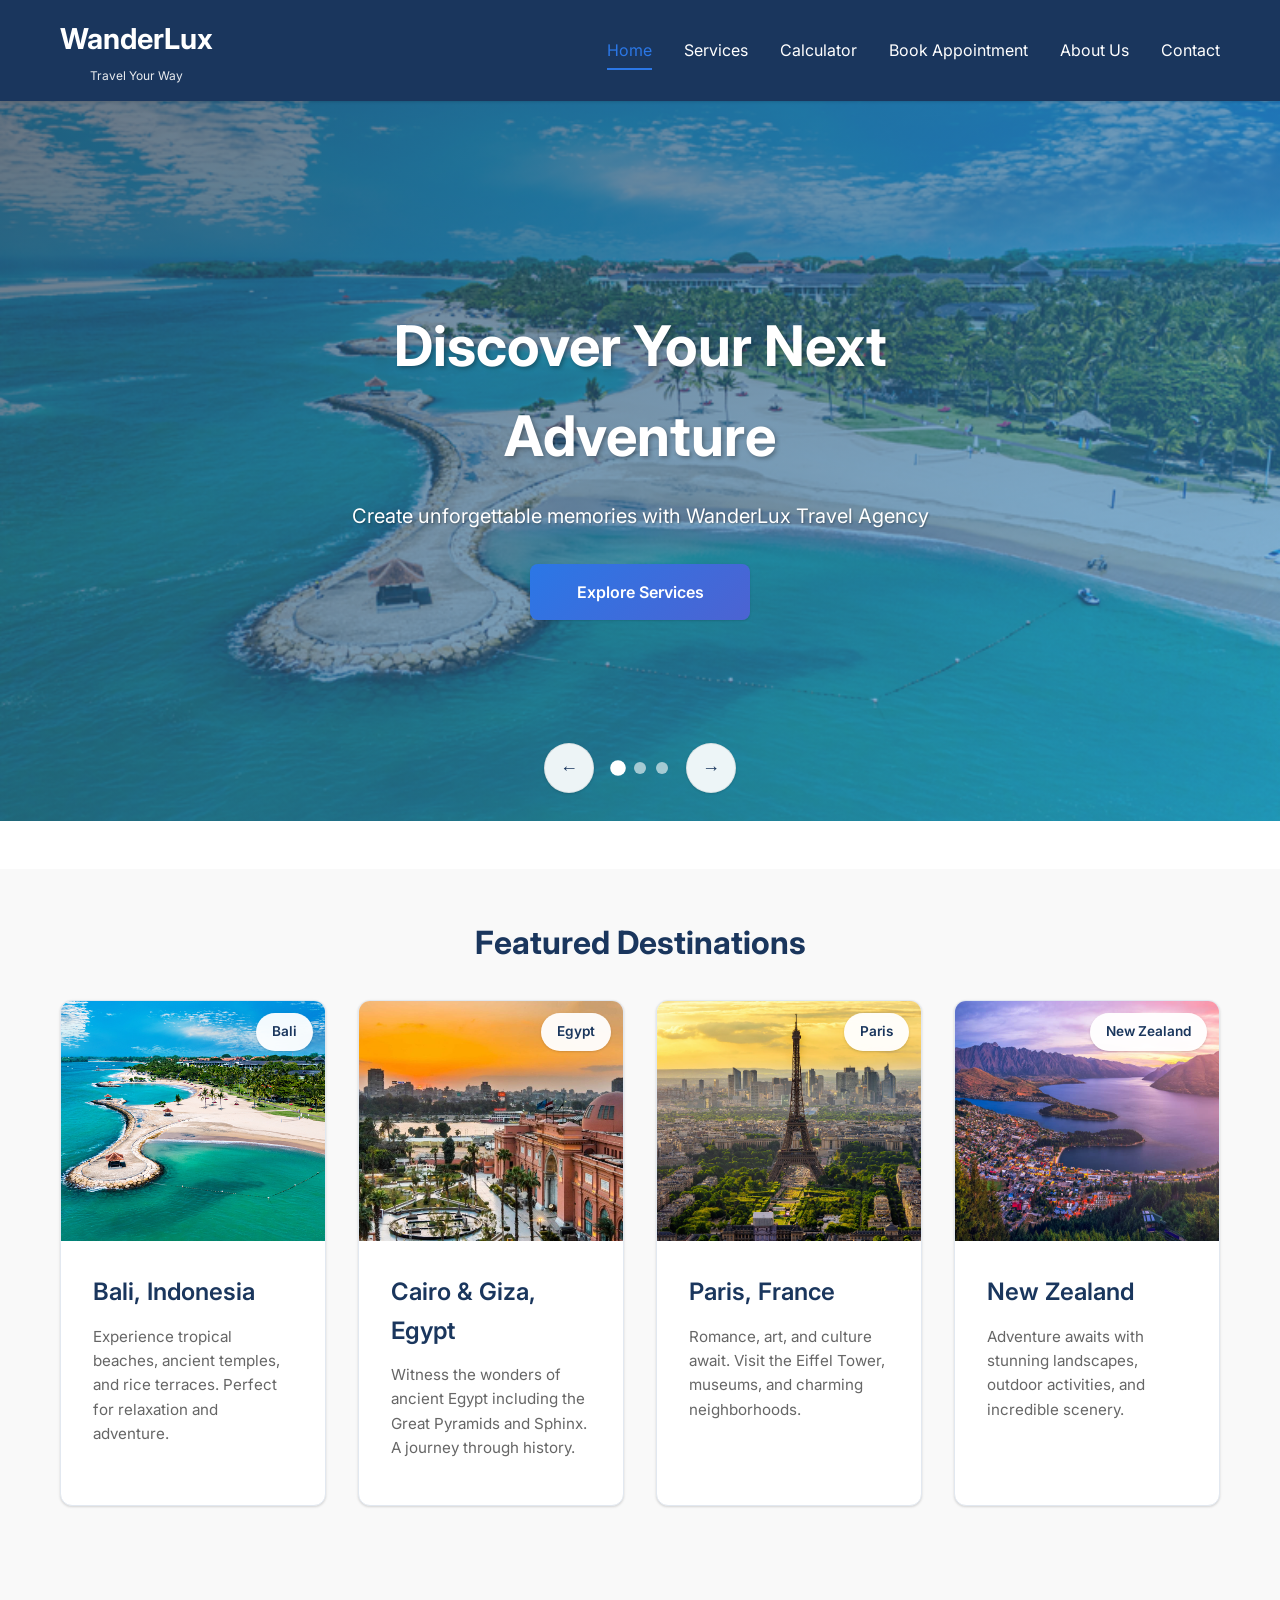
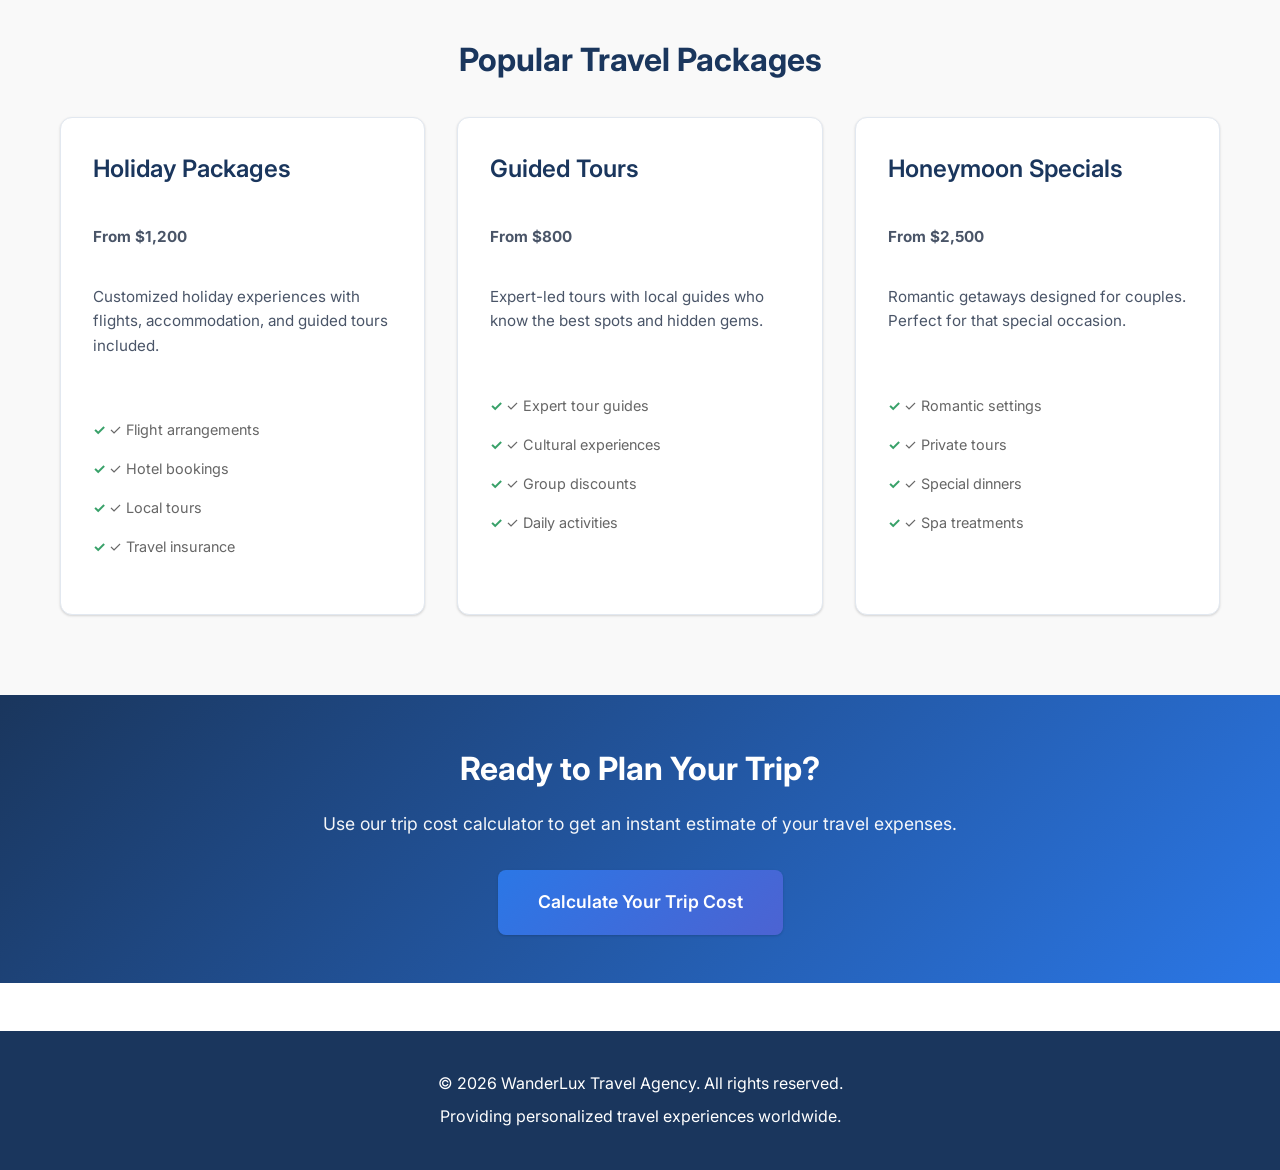
<file: index.html>
<!DOCTYPE html>
<html lang="en">
<head>
    <meta charset="UTF-8">
    <meta name="viewport" content="width=device-width, initial-scale=1.0">
    <meta name="description" content="WanderLux Travel Agency - Personalized holiday planning, guided tours, and customized travel packages for domestic and international destinations.">
    <meta name="keywords" content="travel agency, holiday packages, guided tours, travel booking">
    <meta name="author" content="WanderLux Travel Agency">
    <title>WanderLux Travel Agency - Your Journey Starts Here</title>
    <link rel="preconnect" href="https://fonts.googleapis.com">
    <link rel="preconnect" href="https://fonts.gstatic.com" crossorigin>
    <link href="https://fonts.googleapis.com/css2?family=Inter:wght@300;400;500;600;700&display=swap" rel="stylesheet">
    <link rel="stylesheet" href="css/style.css">
</head>
<body>
    <!-- Navigation Bar -->
    <nav class="navbar">
        <div class="container">
            <div class="navbar-brand">
                <h1 class="logo">WanderLux</h1>
                <p class="tagline">Travel Your Way</p>
            </div>
            <ul class="nav-links">
                <li><a href="index.html" class="active">Home</a></li>
                <li><a href="services.html">Services</a></li>
                <li><a href="calculator.html">Calculator</a></li>
                <li><a href="appointment.html">Book Appointment</a></li>
                <li><a href="about.html">About Us</a></li>
                <li><a href="contact.html">Contact</a></li>
            </ul>
        </div>
    </nav>

    <!-- Hero Section with Slider -->
    <header class="hero">
        <div class="hero-slider">
            <div class="slide active" style="background-image: url('images/bali.png');">
                <div class="hero-overlay"></div>
                <div class="hero-content">
                    <h1>Discover Your Next Adventure</h1>
                    <p>Create unforgettable memories with WanderLux Travel Agency</p>
                    <a href="services.html" class="cta-button">Explore Services</a>
                </div>
            </div>
            <div class="slide" style="background-image: url('images/egypt.png');">
                <div class="hero-overlay"></div>
                <div class="hero-content">
                    <h1>Explore Hidden Gems</h1>
                    <p>Discover destinations off the beaten path with our expert guides</p>
                    <a href="services.html" class="cta-button">View Destinations</a>
                </div>
            </div>
            <div class="slide" style="background-image: url('images/paris.png');">
                <div class="hero-overlay"></div>
                <div class="hero-content">
                    <h1>Personalized Travel Experience</h1>
                    <p>Tailored itineraries designed just for you and your loved ones</p>
                    <a href="appointment.html" class="cta-button">Book Consultation</a>
                </div>
            </div>
        </div>
        <div class="slider-controls">
            <button class="slider-btn prev-btn" aria-label="Previous slide">&larr;</button>
            <div class="slider-dots">
                <span class="dot active" data-slide="0"></span>
                <span class="dot" data-slide="1"></span>
                <span class="dot" data-slide="2"></span>
            </div>
            <button class="slider-btn next-btn" aria-label="Next slide">&rarr;</button>
        </div>
    </header>

    <!-- Main Content -->
    <main>
        <!-- Featured Destinations Section -->
        <section class="featured-destinations scroll-animate">
            <div class="container">
                <h2>Featured Destinations</h2>
                <div class="destinations-grid">
                    <article class="destination-card">
                        <div class="card-image" style="background-color: #87CEEB;">
                            <img src="images/bali.png" alt="Bali - Tropical beaches and rice terraces">
                            <span class="destination-label">Bali</span>
                        </div>
                        <div class="card-content">
                            <h3>Bali, Indonesia</h3>
                            <p>Experience tropical beaches, ancient temples, and rice terraces. Perfect for relaxation and adventure.</p>
                        </div>
                    </article>

                    <article class="destination-card">
                        <div class="card-image" style="background-color: #FFD700;">
                            <img src="images/egypt.png" alt="Egypt - Ancient pyramids and historical sites">
                            <span class="destination-label">Egypt</span>
                        </div>
                        <div class="card-content">
                            <h3>Cairo & Giza, Egypt</h3>
                            <p>Witness the wonders of ancient Egypt including the Great Pyramids and Sphinx. A journey through history.</p>
                        </div>
                    </article>

                    <article class="destination-card">
                        <div class="card-image" style="background-color: #FF6B6B;">
                            <img src="images/paris.png" alt="Paris - The Eiffel Tower and romantic city views">
                            <span class="destination-label">Paris</span>
                        </div>
                        <div class="card-content">
                            <h3>Paris, France</h3>
                            <p>Romance, art, and culture await. Visit the Eiffel Tower, museums, and charming neighborhoods.</p>
                        </div>
                    </article>

                    <article class="destination-card">
                        <div class="card-image" style="background-color: #90EE90;">
                            <img src="images/newzealand.png" alt="New Zealand - Mountains and adventure activities">
                            <span class="destination-label">New Zealand</span>
                        </div>
                        <div class="card-content">
                            <h3>New Zealand</h3>
                            <p>Adventure awaits with stunning landscapes, outdoor activities, and incredible scenery.</p>
                        </div>
                    </article>
                </div>
            </div>
        </section>

        <!-- Popular Packages Section -->
        <section class="popular-packages scroll-animate">
            <div class="container">
                <h2>Popular Travel Packages</h2>
                <div class="packages-grid">
                    <article class="package-card">
                        <h3>Holiday Packages</h3>
                        <p class="price-tag">From $1,200</p>
                        <p>Customized holiday experiences with flights, accommodation, and guided tours included.</p>
                        <ul>
                            <li>✓ Flight arrangements</li>
                            <li>✓ Hotel bookings</li>
                            <li>✓ Local tours</li>
                            <li>✓ Travel insurance</li>
                        </ul>
                    </article>

                    <article class="package-card">
                        <h3>Guided Tours</h3>
                        <p class="price-tag">From $800</p>
                        <p>Expert-led tours with local guides who know the best spots and hidden gems.</p>
                        <ul>
                            <li>✓ Expert tour guides</li>
                            <li>✓ Cultural experiences</li>
                            <li>✓ Group discounts</li>
                            <li>✓ Daily activities</li>
                        </ul>
                    </article>

                    <article class="package-card">
                        <h3>Honeymoon Specials</h3>
                        <p class="price-tag">From $2,500</p>
                        <p>Romantic getaways designed for couples. Perfect for that special occasion.</p>
                        <ul>
                            <li>✓ Romantic settings</li>
                            <li>✓ Private tours</li>
                            <li>✓ Special dinners</li>
                            <li>✓ Spa treatments</li>
                        </ul>
                    </article>
                </div>
            </div>
        </section>

        <!-- Call to Action Section -->
        <section class="cta-section scroll-animate">
            <div class="container">
                <h2>Ready to Plan Your Trip?</h2>
                <p>Use our trip cost calculator to get an instant estimate of your travel expenses.</p>
                <a href="calculator.html" class="cta-button cta-button-large">Calculate Your Trip Cost</a>
            </div>
        </section>
    </main>

    <!-- Footer -->
    <footer class="footer">
        <div class="container">
            <p>&copy; 2026 WanderLux Travel Agency. All rights reserved.</p>
            <p>Providing personalized travel experiences worldwide.</p>
        </div>
    </footer>

    <script src="js/script.js"></script>
</body>
</html>
</file>
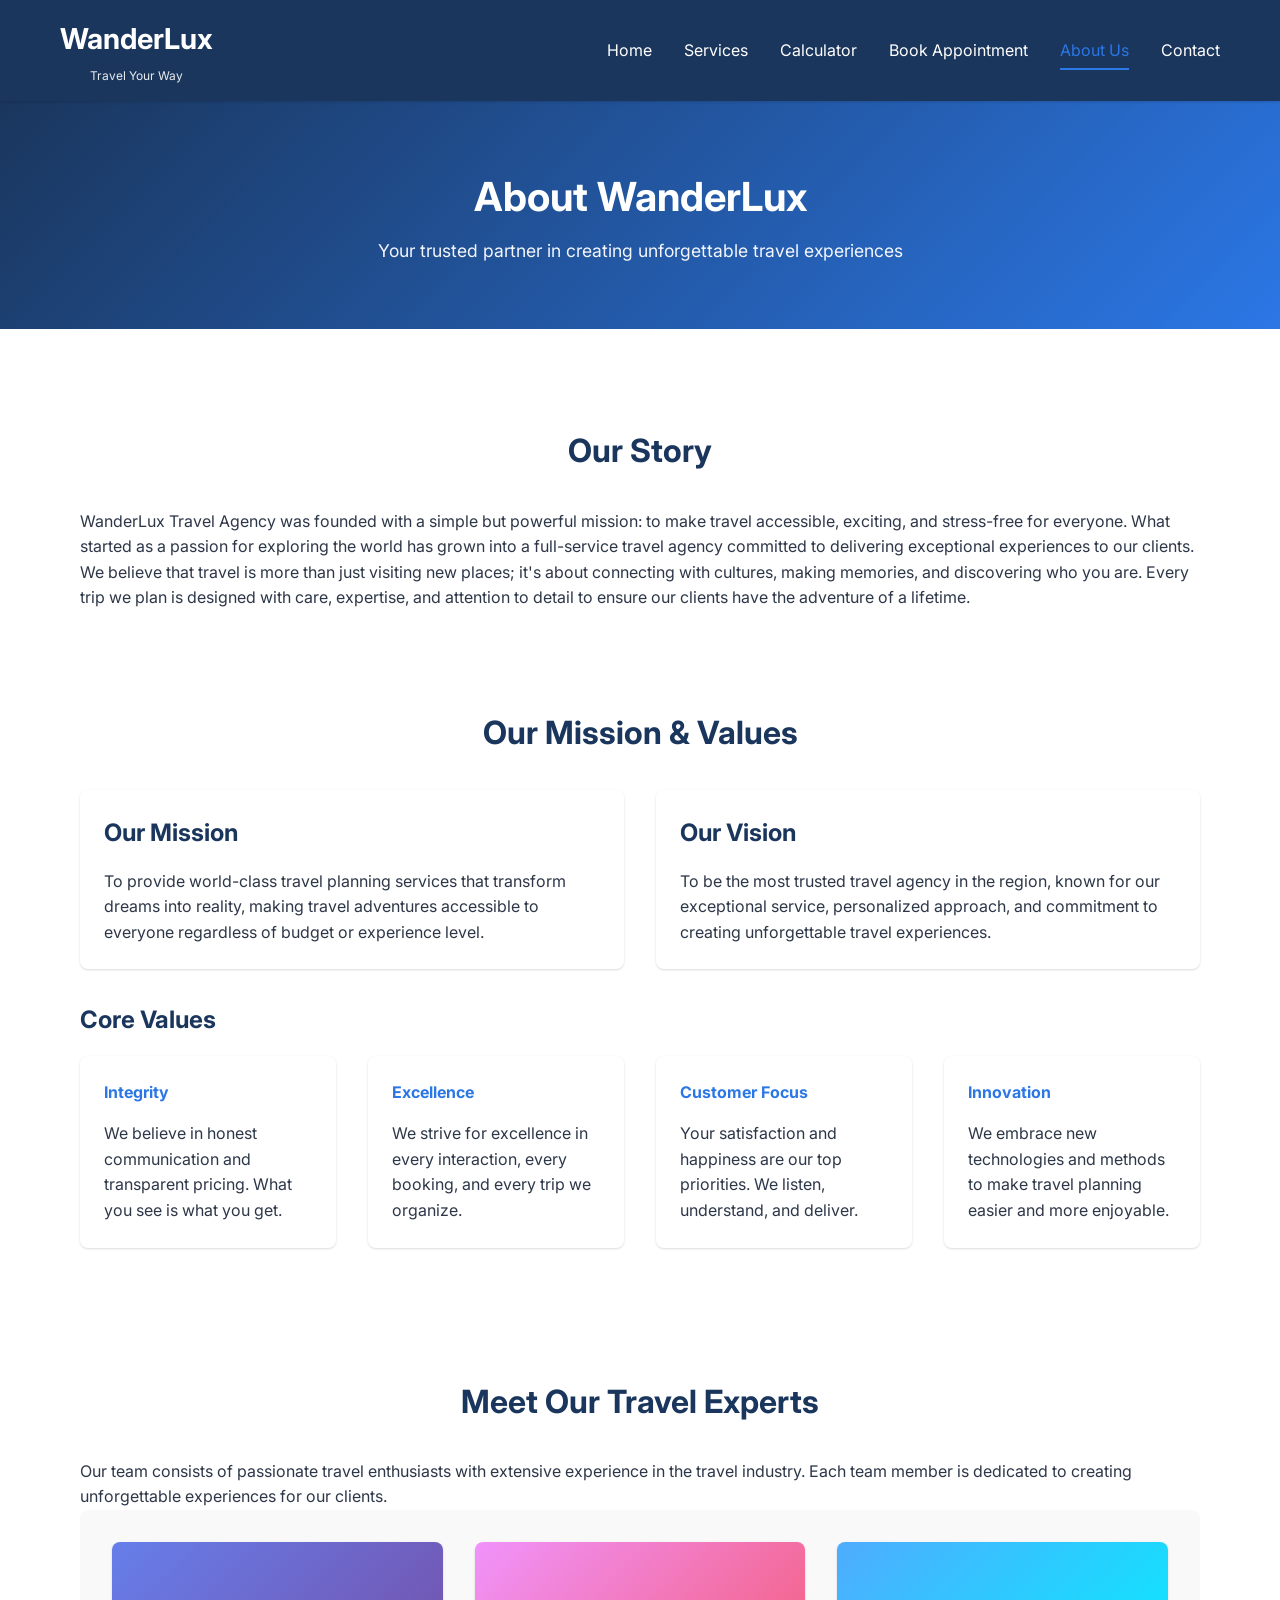
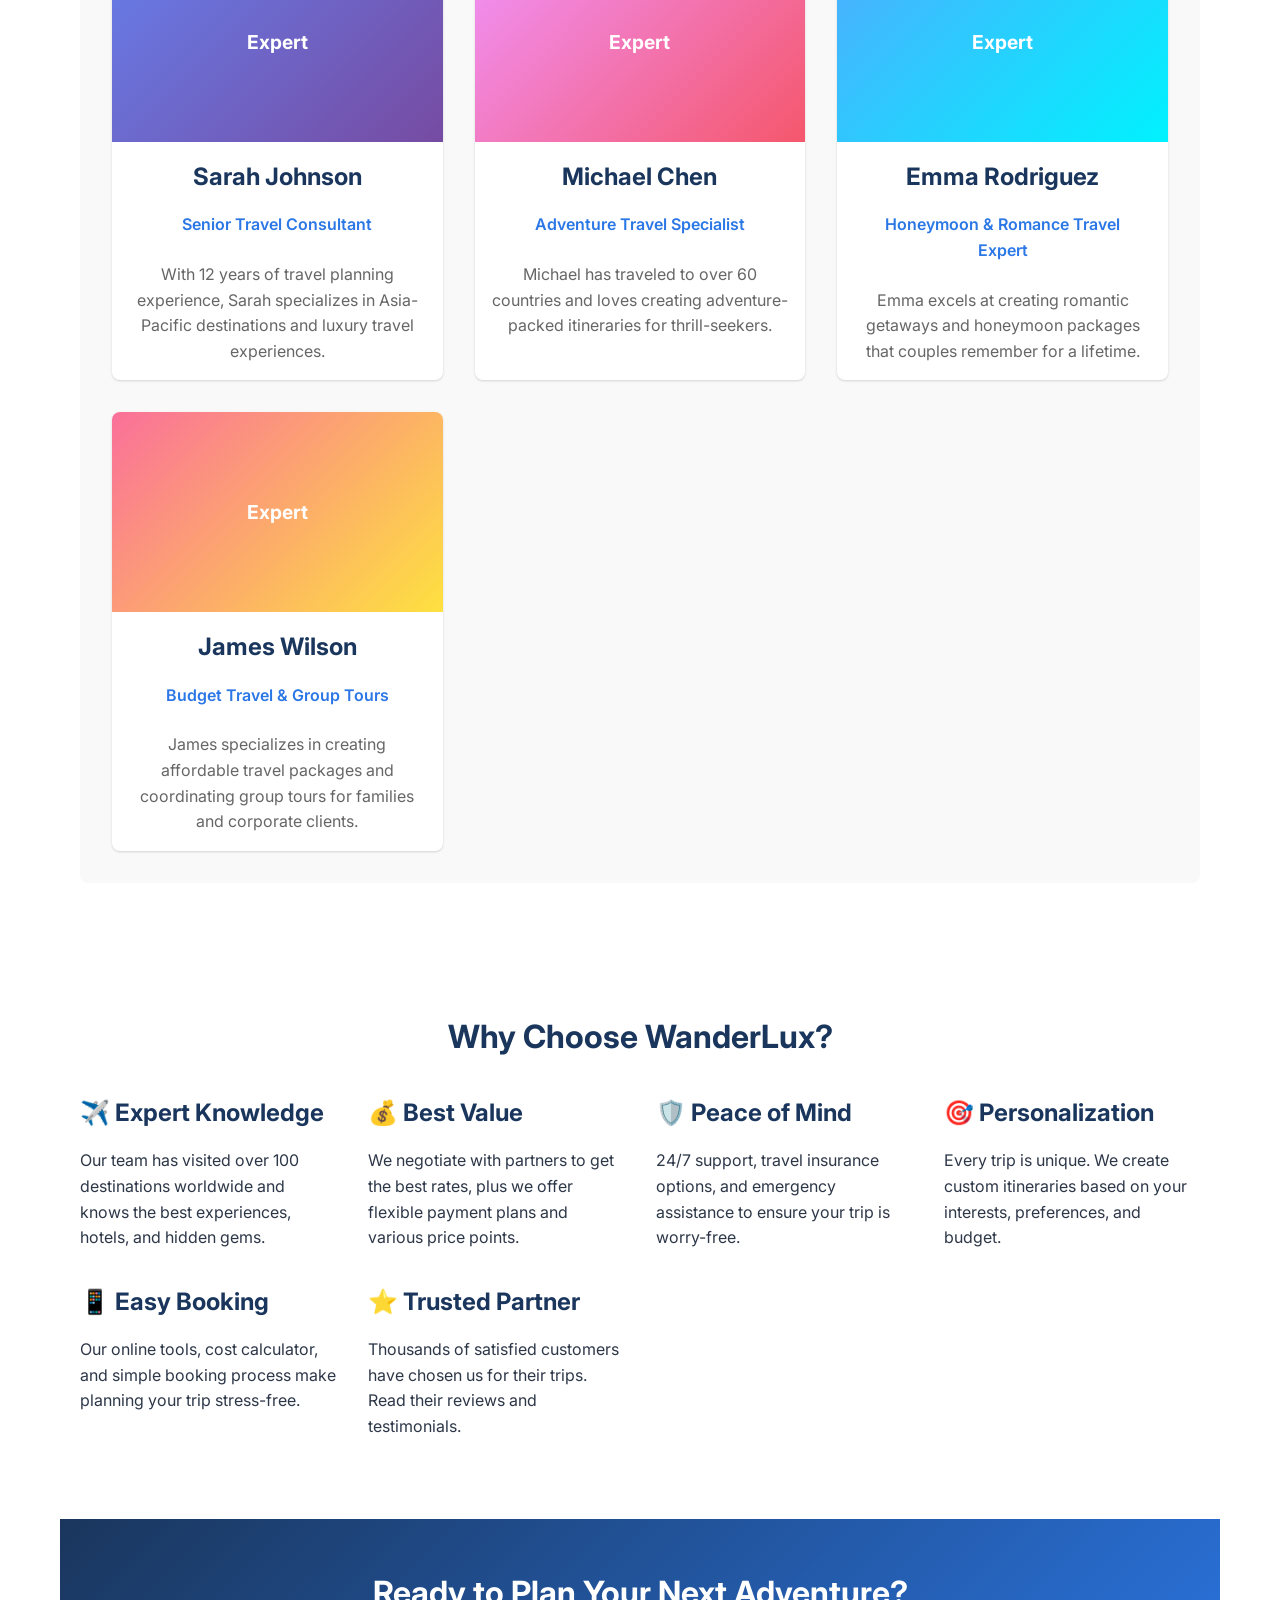
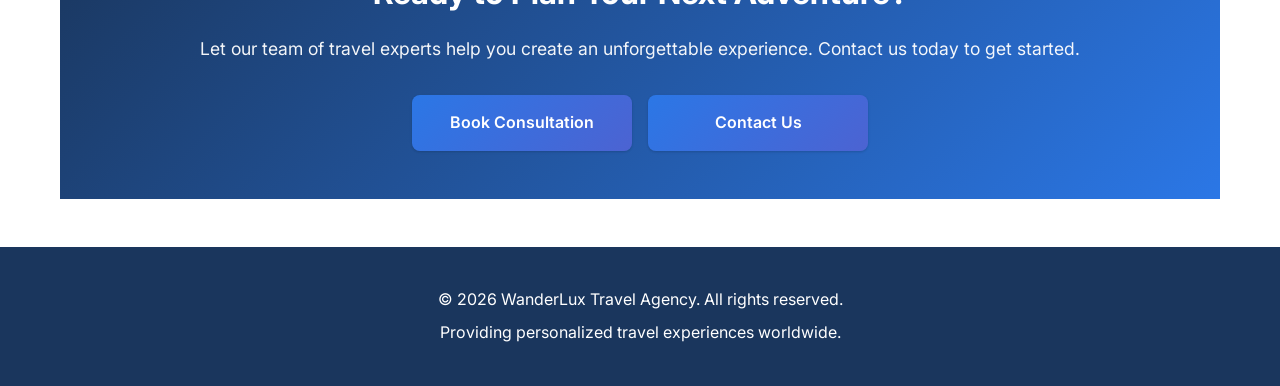
<file: about.html>
<!DOCTYPE html>
<html lang="en">
<head>
    <meta charset="UTF-8">
    <meta name="viewport" content="width=device-width, initial-scale=1.0">
    <meta name="description" content="About WanderLux Travel Agency - Learn about our mission, team, and commitment to travel excellence.">
    <meta name="keywords" content="travel agency, about us, mission, travel experts, professional team">
    <meta name="author" content="WanderLux Travel Agency">
    <title>About Us - WanderLux Travel Agency</title>
    <link rel="preconnect" href="https://fonts.googleapis.com">
    <link rel="preconnect" href="https://fonts.gstatic.com" crossorigin>
    <link href="https://fonts.googleapis.com/css2?family=Inter:wght@300;400;500;600;700&display=swap" rel="stylesheet">
    <link rel="stylesheet" href="css/style.css">
</head>
<body>
    <!-- Navigation Bar -->
    <nav class="navbar">
        <div class="container">
            <div class="navbar-brand">
                <h1 class="logo">WanderLux</h1>
                <p class="tagline">Travel Your Way</p>
            </div>
            <ul class="nav-links">
                <li><a href="index.html">Home</a></li>
                <li><a href="services.html">Services</a></li>
                <li><a href="calculator.html">Calculator</a></li>
                <li><a href="appointment.html">Book Appointment</a></li>
                <li><a href="about.html" class="active">About Us</a></li>
                <li><a href="contact.html">Contact</a></li>
            </ul>
        </div>
    </nav>

    <!-- Page Header -->
    <header class="page-header">
        <div class="container">
            <h1>About WanderLux</h1>
            <p>Your trusted partner in creating unforgettable travel experiences</p>
        </div>
    </header>

    <!-- Main Content -->
    <main>
        <div class="container">
            <!-- Our Story Section -->
            <section class="about-section scroll-animate">
                <h2>Our Story</h2>
                <p>WanderLux Travel Agency was founded with a simple but powerful mission: to make travel accessible, exciting, and stress-free for everyone. What started as a passion for exploring the world has grown into a full-service travel agency committed to delivering exceptional experiences to our clients.</p>
                <p>We believe that travel is more than just visiting new places; it's about connecting with cultures, making memories, and discovering who you are. Every trip we plan is designed with care, expertise, and attention to detail to ensure our clients have the adventure of a lifetime.</p>
            </section>

            <!-- Mission & Values Section -->
            <section class="mission-section scroll-animate">
                <h2>Our Mission & Values</h2>
                <div class="mission-grid">
                    <article class="mission-card">
                        <h3>Our Mission</h3>
                        <p>To provide world-class travel planning services that transform dreams into reality, making travel adventures accessible to everyone regardless of budget or experience level.</p>
                    </article>
                    <article class="mission-card">
                        <h3>Our Vision</h3>
                        <p>To be the most trusted travel agency in the region, known for our exceptional service, personalized approach, and commitment to creating unforgettable travel experiences.</p>
                    </article>
                </div>

                <h3>Core Values</h3>
                <div class="values-grid">
                    <div class="value-item">
                        <h4>Integrity</h4>
                        <p>We believe in honest communication and transparent pricing. What you see is what you get.</p>
                    </div>
                    <div class="value-item">
                        <h4>Excellence</h4>
                        <p>We strive for excellence in every interaction, every booking, and every trip we organize.</p>
                    </div>
                    <div class="value-item">
                        <h4>Customer Focus</h4>
                        <p>Your satisfaction and happiness are our top priorities. We listen, understand, and deliver.</p>
                    </div>
                    <div class="value-item">
                        <h4>Innovation</h4>
                        <p>We embrace new technologies and methods to make travel planning easier and more enjoyable.</p>
                    </div>
                </div>
            </section>

            <!-- Our Team Section -->
            <section class="team-section scroll-animate">
                <h2>Meet Our Travel Experts</h2>
                <p>Our team consists of passionate travel enthusiasts with extensive experience in the travel industry. Each team member is dedicated to creating unforgettable experiences for our clients.</p>

                <div class="team-grid">
                    <article class="team-card">
                        <div class="team-placeholder" style="background: linear-gradient(135deg, #667eea 0%, #764ba2 100%);">
                            <span>Expert</span>
                        </div>
                        <h3>Sarah Johnson</h3>
                        <p class="role">Senior Travel Consultant</p>
                        <p>With 12 years of travel planning experience, Sarah specializes in Asia-Pacific destinations and luxury travel experiences.</p>
                    </article>

                    <article class="team-card">
                        <div class="team-placeholder" style="background: linear-gradient(135deg, #f093fb 0%, #f5576c 100%);">
                            <span>Expert</span>
                        </div>
                        <h3>Michael Chen</h3>
                        <p class="role">Adventure Travel Specialist</p>
                        <p>Michael has traveled to over 60 countries and loves creating adventure-packed itineraries for thrill-seekers.</p>
                    </article>

                    <article class="team-card">
                        <div class="team-placeholder" style="background: linear-gradient(135deg, #4facfe 0%, #00f2fe 100%);">
                            <span>Expert</span>
                        </div>
                        <h3>Emma Rodriguez</h3>
                        <p class="role">Honeymoon & Romance Travel Expert</p>
                        <p>Emma excels at creating romantic getaways and honeymoon packages that couples remember for a lifetime.</p>
                    </article>

                    <article class="team-card">
                        <div class="team-placeholder" style="background: linear-gradient(135deg, #fa709a 0%, #fee140 100%);">
                            <span>Expert</span>
                        </div>
                        <h3>James Wilson</h3>
                        <p class="role">Budget Travel & Group Tours</p>
                        <p>James specializes in creating affordable travel packages and coordinating group tours for families and corporate clients.</p>
                    </article>
                </div>
            </section>

            <!-- Why Choose Us Section -->
            <section class="why-us-section scroll-animate">
                <h2>Why Choose WanderLux?</h2>
                <div class="why-grid">
                    <div class="why-item">
                        <h3>✈️ Expert Knowledge</h3>
                        <p>Our team has visited over 100 destinations worldwide and knows the best experiences, hotels, and hidden gems.</p>
                    </div>
                    <div class="why-item">
                        <h3>💰 Best Value</h3>
                        <p>We negotiate with partners to get the best rates, plus we offer flexible payment plans and various price points.</p>
                    </div>
                    <div class="why-item">
                        <h3>🛡️ Peace of Mind</h3>
                        <p>24/7 support, travel insurance options, and emergency assistance to ensure your trip is worry-free.</p>
                    </div>
                    <div class="why-item">
                        <h3>🎯 Personalization</h3>
                        <p>Every trip is unique. We create custom itineraries based on your interests, preferences, and budget.</p>
                    </div>
                    <div class="why-item">
                        <h3>📱 Easy Booking</h3>
                        <p>Our online tools, cost calculator, and simple booking process make planning your trip stress-free.</p>
                    </div>
                    <div class="why-item">
                        <h3>⭐ Trusted Partner</h3>
                        <p>Thousands of satisfied customers have chosen us for their trips. Read their reviews and testimonials.</p>
                    </div>
                </div>
            </section>

            <!-- Call to Action -->
            <section class="cta-section scroll-animate">
                <h2>Ready to Plan Your Next Adventure?</h2>
                <p>Let our team of travel experts help you create an unforgettable experience. Contact us today to get started.</p>
                <div style="display: flex; gap: 1rem; justify-content: center; flex-wrap: wrap;">
                    <a href="appointment.html" class="cta-button">Book Consultation</a>
                    <a href="contact.html" class="cta-button">Contact Us</a>
                </div>
            </section>
        </div>
    </main>

    <!-- Footer -->
    <footer class="footer">
        <div class="container">
            <p>&copy; 2026 WanderLux Travel Agency. All rights reserved.</p>
            <p>Providing personalized travel experiences worldwide.</p>
        </div>
    </footer>

    <script src="js/script.js"></script>
</body>
</html>
</file>
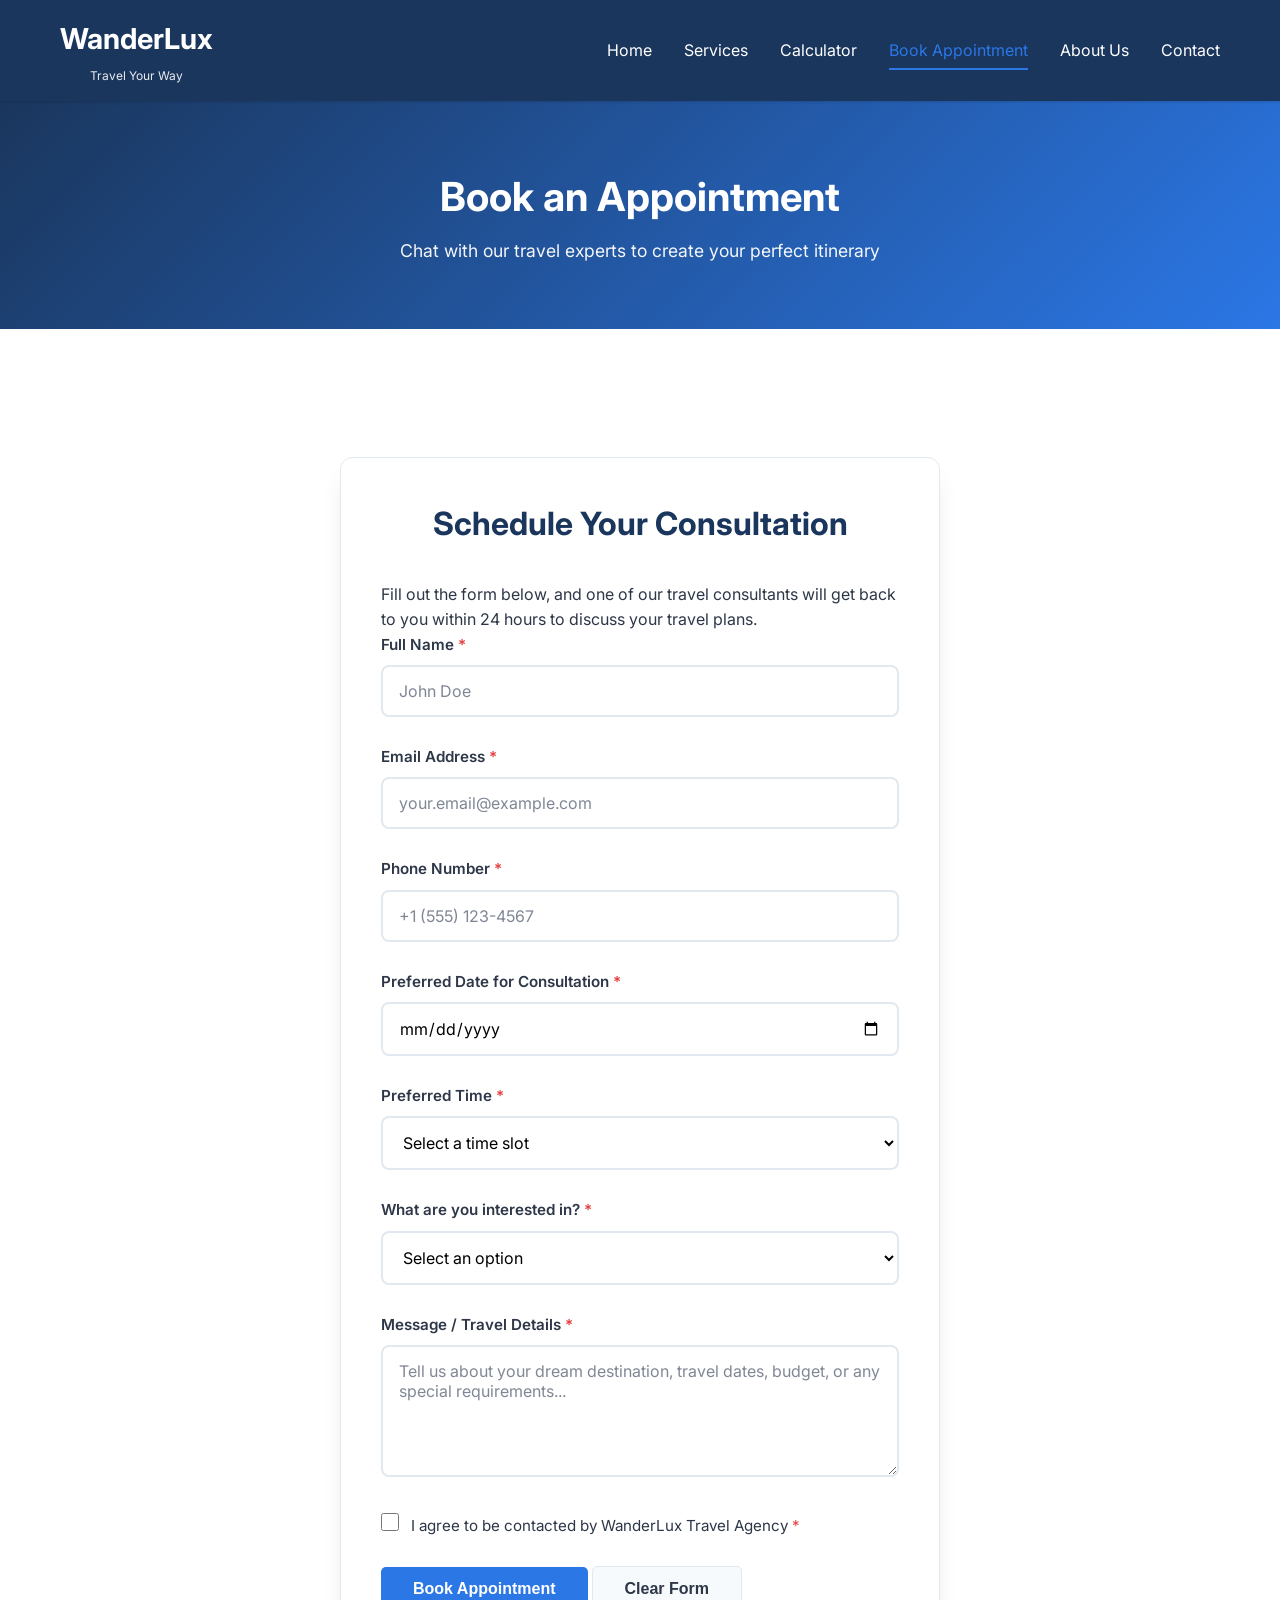
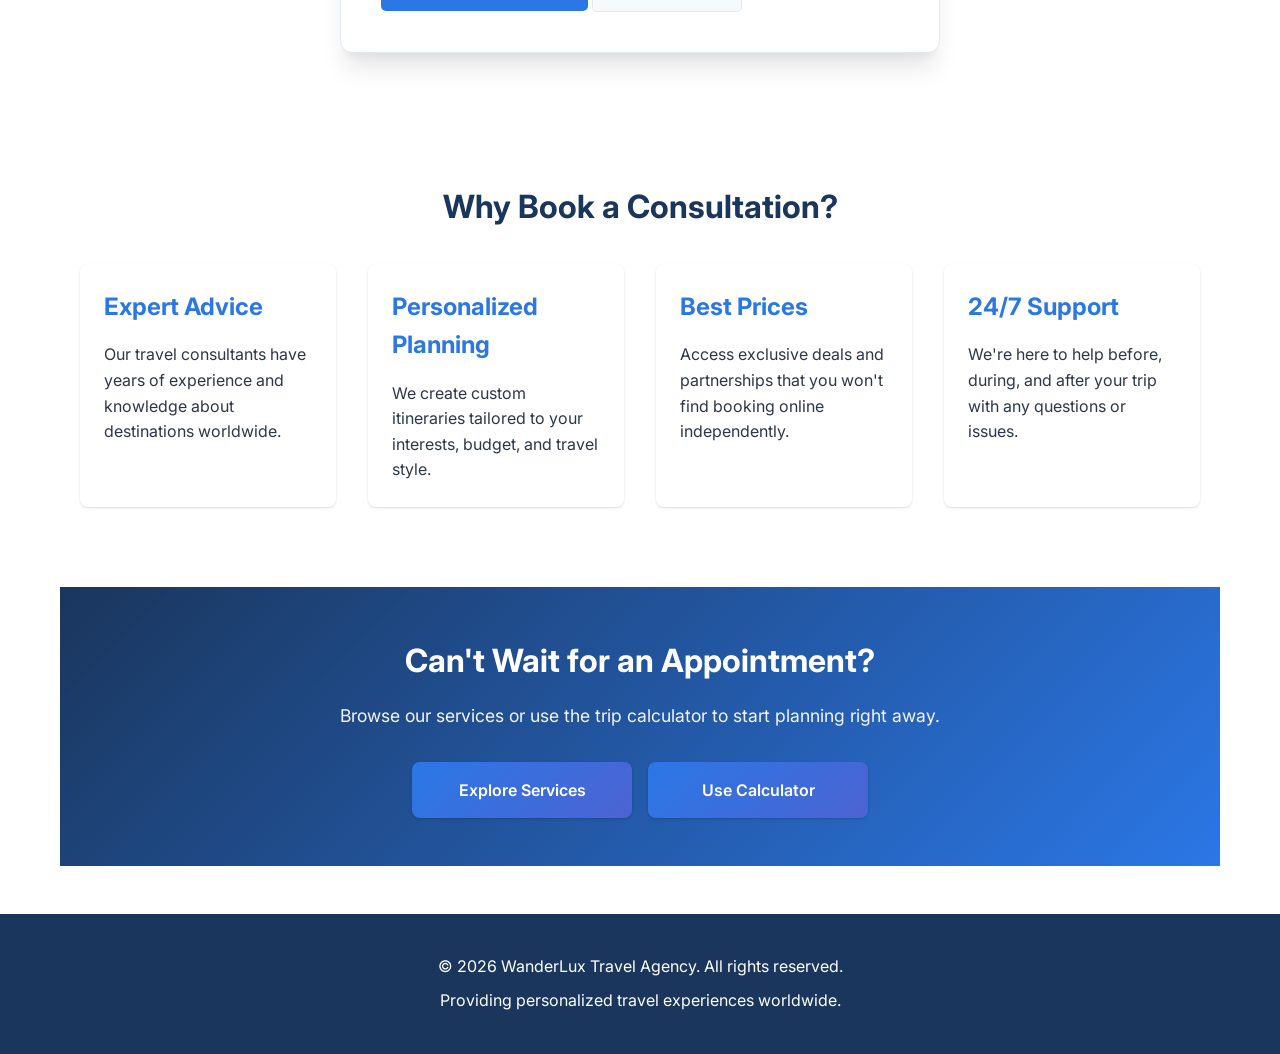
<file: appointment.html>
<!DOCTYPE html>
<html lang="en">
<head>
    <meta charset="UTF-8">
    <meta name="viewport" content="width=device-width, initial-scale=1.0">
    <meta name="description" content="WanderLux Appointment Request - Book a consultation with our travel experts to plan your perfect vacation.">
    <meta name="keywords" content="appointment booking, travel consultation, travel expert">
    <meta name="author" content="WanderLux Travel Agency">
    <title>Book Appointment - WanderLux Travel Agency</title>
    <link rel="preconnect" href="https://fonts.googleapis.com">
    <link rel="preconnect" href="https://fonts.gstatic.com" crossorigin>
    <link href="https://fonts.googleapis.com/css2?family=Inter:wght@300;400;500;600;700&display=swap" rel="stylesheet">
    <link rel="stylesheet" href="css/style.css">
</head>
<body>
    <!-- Navigation Bar -->
    <nav class="navbar">
        <div class="container">
            <div class="navbar-brand">
                <h1 class="logo">WanderLux</h1>
                <p class="tagline">Travel Your Way</p>
            </div>
            <ul class="nav-links">
                <li><a href="index.html">Home</a></li>
                <li><a href="services.html">Services</a></li>
                <li><a href="calculator.html">Calculator</a></li>
                <li><a href="appointment.html" class="active">Book Appointment</a></li>
                <li><a href="about.html">About Us</a></li>
                <li><a href="contact.html">Contact</a></li>
            </ul>
        </div>
    </nav>

    <!-- Page Header -->
    <header class="page-header">
        <div class="container">
            <h1>Book an Appointment</h1>
            <p>Chat with our travel experts to create your perfect itinerary</p>
        </div>
    </header>

    <!-- Main Content -->
    <main>
        <div class="container">
            <section class="appointment-section scroll-animate">
                <div class="form-container">
                    <h2>Schedule Your Consultation</h2>
                    <p>Fill out the form below, and one of our travel consultants will get back to you within 24 hours to discuss your travel plans.</p>

                    <form id="appointment-form" class="contact-form">
                        <!-- Name -->
                        <div class="form-group">
                            <label for="name">Full Name <span class="required">*</span></label>
                            <input 
                                type="text" 
                                id="name" 
                                name="name" 
                                placeholder="John Doe"
                                required
                                aria-required="true"
                                aria-label="Enter your full name"
                            >
                            <span class="error-message" id="name-error"></span>
                        </div>

                        <!-- Email -->
                        <div class="form-group">
                            <label for="email">Email Address <span class="required">*</span></label>
                            <input 
                                type="email" 
                                id="email" 
                                name="email" 
                                placeholder="your.email@example.com"
                                required
                                aria-required="true"
                                aria-label="Enter your email address"
                            >
                            <span class="error-message" id="email-error"></span>
                        </div>

                        <!-- Phone -->
                        <div class="form-group">
                            <label for="phone">Phone Number <span class="required">*</span></label>
                            <input 
                                type="tel" 
                                id="phone" 
                                name="phone" 
                                placeholder="+1 (555) 123-4567"
                                required
                                aria-required="true"
                                aria-label="Enter your phone number"
                            >
                            <span class="error-message" id="phone-error"></span>
                        </div>

                        <!-- Preferred Date -->
                        <div class="form-group">
                            <label for="preferred-date">Preferred Date for Consultation <span class="required">*</span></label>
                            <input 
                                type="date" 
                                id="preferred-date" 
                                name="preferred-date"
                                required
                                aria-required="true"
                                aria-label="Select preferred date for consultation"
                            >
                            <span class="error-message" id="date-error"></span>
                        </div>

                        <!-- Preferred Time -->
                        <div class="form-group">
                            <label for="preferred-time">Preferred Time <span class="required">*</span></label>
                            <select id="preferred-time" name="preferred-time" required aria-required="true">
                                <option value="">Select a time slot</option>
                                <option value="09:00">9:00 AM</option>
                                <option value="10:00">10:00 AM</option>
                                <option value="11:00">11:00 AM</option>
                                <option value="14:00">2:00 PM</option>
                                <option value="15:00">3:00 PM</option>
                                <option value="16:00">4:00 PM</option>
                            </select>
                            <span class="error-message" id="time-error"></span>
                        </div>

                        <!-- Travel Interest -->
                        <div class="form-group">
                            <label for="travel-interest">What are you interested in? <span class="required">*</span></label>
                            <select id="travel-interest" name="travel-interest" required aria-required="true">
                                <option value="">Select an option</option>
                                <option value="holiday">Holiday Package</option>
                                <option value="guided-tour">Guided Tour</option>
                                <option value="honeymoon">Honeymoon Special</option>
                                <option value="custom">Custom Travel Request</option>
                                <option value="flights-hotels">Flights & Hotels Only</option>
                                <option value="other">Other</option>
                            </select>
                            <span class="error-message" id="interest-error"></span>
                        </div>

                        <!-- Message -->
                        <div class="form-group">
                            <label for="message">Message / Travel Details <span class="required">*</span></label>
                            <textarea 
                                id="message" 
                                name="message" 
                                rows="5" 
                                placeholder="Tell us about your dream destination, travel dates, budget, or any special requirements..."
                                required
                                aria-required="true"
                                aria-label="Describe your travel plans"
                            ></textarea>
                            <span class="error-message" id="message-error"></span>
                        </div>

                        <!-- Consent -->
                        <div class="form-group checkbox-group">
                            <input 
                                type="checkbox" 
                                id="consent" 
                                name="consent" 
                                required
                                aria-required="true"
                            >
                            <label for="consent">I agree to be contacted by WanderLux Travel Agency <span class="required">*</span></label>
                            <span class="error-message" id="consent-error"></span>
                        </div>

                        <!-- Submit Button -->
                        <button type="submit" class="submit-button">Book Appointment</button>
                        <button type="reset" class="reset-button">Clear Form</button>
                    </form>

                    <!-- Success Message -->
                    <div id="success-message" class="success-message" style="display: none;">
                        <h3>Thank You!</h3>
                        <p>Your appointment request has been received. We'll contact you shortly to confirm your consultation and discuss your travel plans.</p>
                    </div>
                </div>
            </section>

            <!-- Benefits Section -->
            <section class="benefits-section scroll-animate">
                <h2>Why Book a Consultation?</h2>
                <div class="benefits-grid">
                    <article class="benefit-card">
                        <h3>Expert Advice</h3>
                        <p>Our travel consultants have years of experience and knowledge about destinations worldwide.</p>
                    </article>
                    <article class="benefit-card">
                        <h3>Personalized Planning</h3>
                        <p>We create custom itineraries tailored to your interests, budget, and travel style.</p>
                    </article>
                    <article class="benefit-card">
                        <h3>Best Prices</h3>
                        <p>Access exclusive deals and partnerships that you won't find booking online independently.</p>
                    </article>
                    <article class="benefit-card">
                        <h3>24/7 Support</h3>
                        <p>We're here to help before, during, and after your trip with any questions or issues.</p>
                    </article>
                </div>
            </section>

            <!-- Call to Action -->
            <section class="cta-section scroll-animate">
                <h2>Can't Wait for an Appointment?</h2>
                <p>Browse our services or use the trip calculator to start planning right away.</p>
                <div style="display: flex; gap: 1rem; justify-content: center; flex-wrap: wrap;">
                    <a href="services.html" class="cta-button">Explore Services</a>
                    <a href="calculator.html" class="cta-button">Use Calculator</a>
                </div>
            </section>
        </div>
    </main>

    <!-- Footer -->
    <footer class="footer">
        <div class="container">
            <p>&copy; 2026 WanderLux Travel Agency. All rights reserved.</p>
            <p>Providing personalized travel experiences worldwide.</p>
        </div>
    </footer>

    <script src="js/script.js"></script>
</body>
</html>
</file>
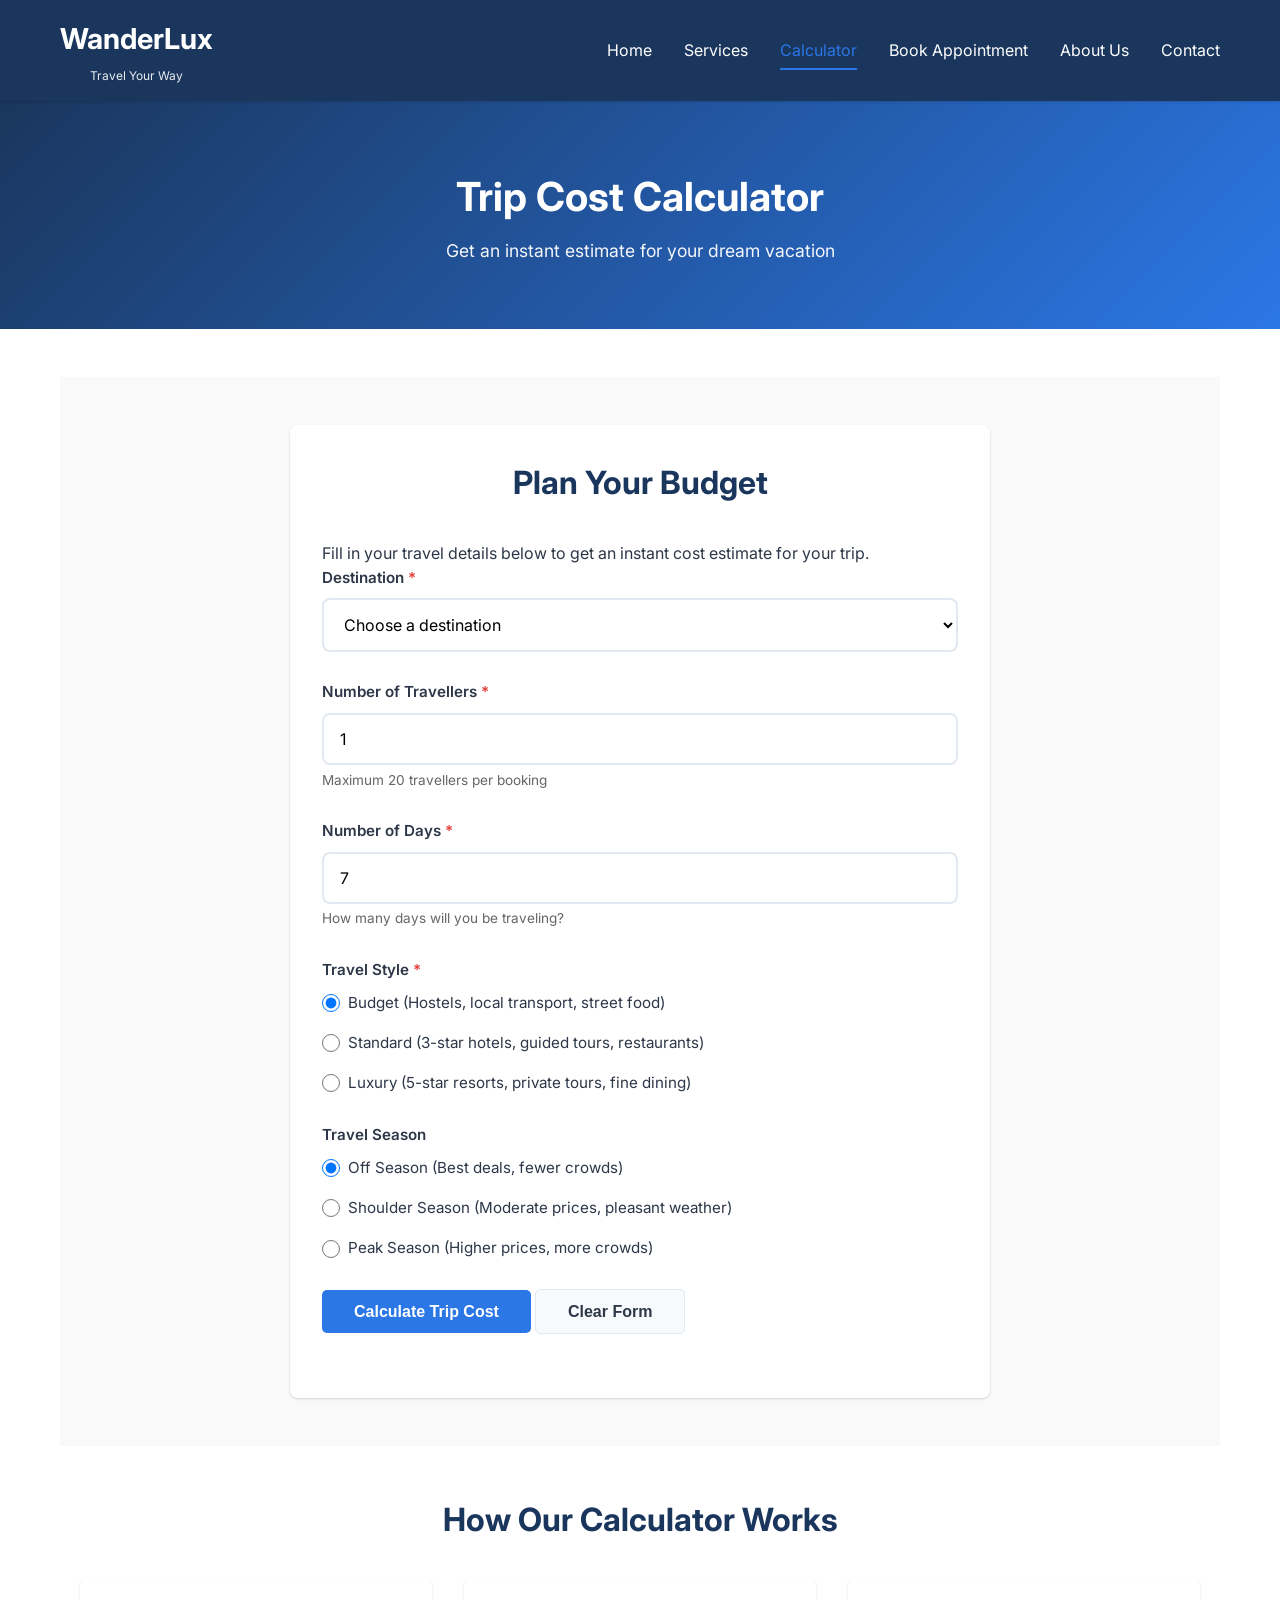
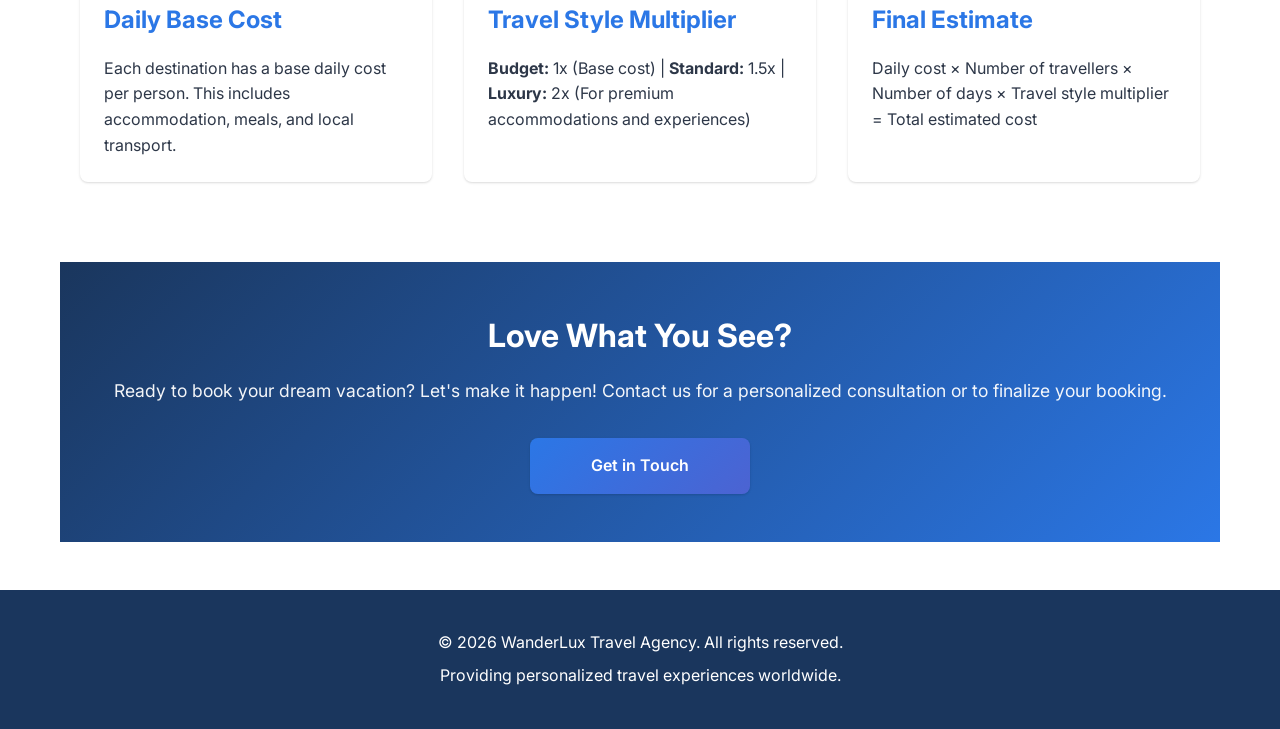
<file: calculator.html>
<!DOCTYPE html>
<html lang="en">
<head>
    <meta charset="UTF-8">
    <meta name="viewport" content="width=device-width, initial-scale=1.0">
    <meta name="description" content="WanderLux Trip Cost Calculator - Calculate the estimated cost of your dream vacation instantly.">
    <meta name="keywords" content="trip calculator, cost estimate, travel budget, vacation planner">
    <meta name="author" content="WanderLux Travel Agency">
    <title>Trip Cost Calculator - WanderLux Travel Agency</title>
    <link rel="preconnect" href="https://fonts.googleapis.com">
    <link rel="preconnect" href="https://fonts.gstatic.com" crossorigin>
    <link href="https://fonts.googleapis.com/css2?family=Inter:wght@300;400;500;600;700&display=swap" rel="stylesheet">
    <link rel="stylesheet" href="css/style.css">
</head>
<body>
    <!-- Navigation Bar -->
    <nav class="navbar">
        <div class="container">
            <div class="navbar-brand">
                <h1 class="logo">WanderLux</h1>
                <p class="tagline">Travel Your Way</p>
            </div>
            <ul class="nav-links">
                <li><a href="index.html">Home</a></li>
                <li><a href="services.html">Services</a></li>
                <li><a href="calculator.html" class="active">Calculator</a></li>
                <li><a href="appointment.html">Book Appointment</a></li>
                <li><a href="about.html">About Us</a></li>
                <li><a href="contact.html">Contact</a></li>
            </ul>
        </div>
    </nav>

    <!-- Page Header -->
    <header class="page-header">
        <div class="container">
            <h1>Trip Cost Calculator</h1>
            <p>Get an instant estimate for your dream vacation</p>
        </div>
    </header>

    <!-- Main Content -->
    <main>
        <div class="container">
            <section class="calculator-section scroll-animate">
                <div class="calculator-container">
                    <h2>Plan Your Budget</h2>
                    <p>Fill in your travel details below to get an instant cost estimate for your trip.</p>

                    <form id="calculator-form" class="calculator-form">
                        <!-- Destination Selection -->
                        <div class="form-group">
                            <label for="destination">Destination <span class="required">*</span></label>
                            <select id="destination" name="destination" required>
                                <option value="">Choose a destination</option>
                                <option value="bali">Bali, Indonesia ($150/day)</option>
                                <option value="egypt">Cairo & Giza, Egypt ($120/day)</option>
                                <option value="paris">Paris, France ($200/day)</option>
                                <option value="new-zealand">New Zealand ($180/day)</option>
                                <option value="thailand">Bangkok, Thailand ($100/day)</option>
                                <option value="japan">Tokyo, Japan ($220/day)</option>
                                <option value="italy">Rome, Italy ($190/day)</option>
                                <option value="spain">Barcelona, Spain ($160/day)</option>
                            </select>
                        </div>

                        <!-- Number of Travellers -->
                        <div class="form-group">
                            <label for="travellers">Number of Travellers <span class="required">*</span></label>
                            <input type="number" id="travellers" name="travellers" min="1" max="20" value="1" required>
                            <small>Maximum 20 travellers per booking</small>
                        </div>

                        <!-- Number of Days -->
                        <div class="form-group">
                            <label for="days">Number of Days <span class="required">*</span></label>
                            <input type="number" id="days" name="days" min="1" max="365" value="7" required>
                            <small>How many days will you be traveling?</small>
                        </div>

                        <!-- Travel Style -->
                        <div class="form-group">
                            <label>Travel Style <span class="required">*</span></label>
                            <div class="radio-group">
                                <div class="radio-option">
                                    <input type="radio" id="budget" name="travel-style" value="budget" checked>
                                    <label for="budget">Budget (Hostels, local transport, street food)</label>
                                </div>
                                <div class="radio-option">
                                    <input type="radio" id="standard" name="travel-style" value="standard">
                                    <label for="standard">Standard (3-star hotels, guided tours, restaurants)</label>
                                </div>
                                <div class="radio-option">
                                    <input type="radio" id="luxury" name="travel-style" value="luxury">
                                    <label for="luxury">Luxury (5-star resorts, private tours, fine dining)</label>
                                </div>
                            </div>
                        </div>

                        <!-- Travel Season -->
                        <div class="form-group">
                            <label>Travel Season</label>
                            <div class="radio-group">
                                <div class="radio-option">
                                    <input type="radio" id="off-season" name="season" value="off" checked>
                                    <label for="off-season">Off Season (Best deals, fewer crowds)</label>
                                </div>
                                <div class="radio-option">
                                    <input type="radio" id="shoulder-season" name="season" value="shoulder">
                                    <label for="shoulder-season">Shoulder Season (Moderate prices, pleasant weather)</label>
                                </div>
                                <div class="radio-option">
                                    <input type="radio" id="peak-season" name="season" value="peak">
                                    <label for="peak-season">Peak Season (Higher prices, more crowds)</label>
                                </div>
                            </div>
                        </div>

                        <!-- Submit Button -->
                        <button type="submit" class="submit-button">Calculate Trip Cost</button>
                        <button type="reset" class="reset-button">Clear Form</button>
                    </form>

                    <!-- Result Section -->
                    <div id="result-section" class="result-section" style="display: none;">
                        <h3>Your Estimated Trip Cost</h3>
                        <div class="result-box">
                            <div class="result-content">
                                <p id="result-text" class="result-text"></p>
                                <div class="breakdown">
                                    <h4>Cost Breakdown</h4>
                                    <ul id="breakdown-list">
                                    </ul>
                                    <p class="total-cost"><strong>Total Estimated Cost: <span id="total-cost">$0</span></strong></p>
                                </div>
                            </div>
                        </div>
                        <p class="disclaimer"><em>Note: This is an estimate. The actual cost may vary based on seasons, specific hotels, and activities chosen.</em></p>
                        <div style="display: flex; gap: 1rem; justify-content: center; flex-wrap: wrap; margin-top: 1.5rem;">
                            <a href="appointment.html" class="cta-button">Book a Consultation</a>
                            <button type="button" class="reset-button" onclick="document.getElementById('calculator-form').reset(); document.getElementById('result-section').style.display = 'none';">Calculate Another Trip</button>
                        </div>
                    </div>
                </div>
            </section>

            <!-- Additional Information Section -->
            <section class="info-section scroll-animate">
                <h2>How Our Calculator Works</h2>
                <div class="info-grid">
                    <article class="info-card">
                        <h3>Daily Base Cost</h3>
                        <p>Each destination has a base daily cost per person. This includes accommodation, meals, and local transport.</p>
                    </article>
                    <article class="info-card">
                        <h3>Travel Style Multiplier</h3>
                        <p><strong>Budget:</strong> 1x (Base cost) | <strong>Standard:</strong> 1.5x | <strong>Luxury:</strong> 2x (For premium accommodations and experiences)</p>
                    </article>
                    <article class="info-card">
                        <h3>Final Estimate</h3>
                        <p>Daily cost × Number of travellers × Number of days × Travel style multiplier = Total estimated cost</p>
                    </article>
                </div>
            </section>

            <!-- Call to Action -->
            <section class="cta-section scroll-animate">
                <h2>Love What You See?</h2>
                <p>Ready to book your dream vacation? Let's make it happen! Contact us for a personalized consultation or to finalize your booking.</p>
                <a href="contact.html" class="cta-button">Get in Touch</a>
            </section>
        </div>
    </main>

    <!-- Footer -->
    <footer class="footer">
        <div class="container">
            <p>&copy; 2026 WanderLux Travel Agency. All rights reserved.</p>
            <p>Providing personalized travel experiences worldwide.</p>
        </div>
    </footer>

    <script src="js/script.js"></script>
</body>
</html>
</file>
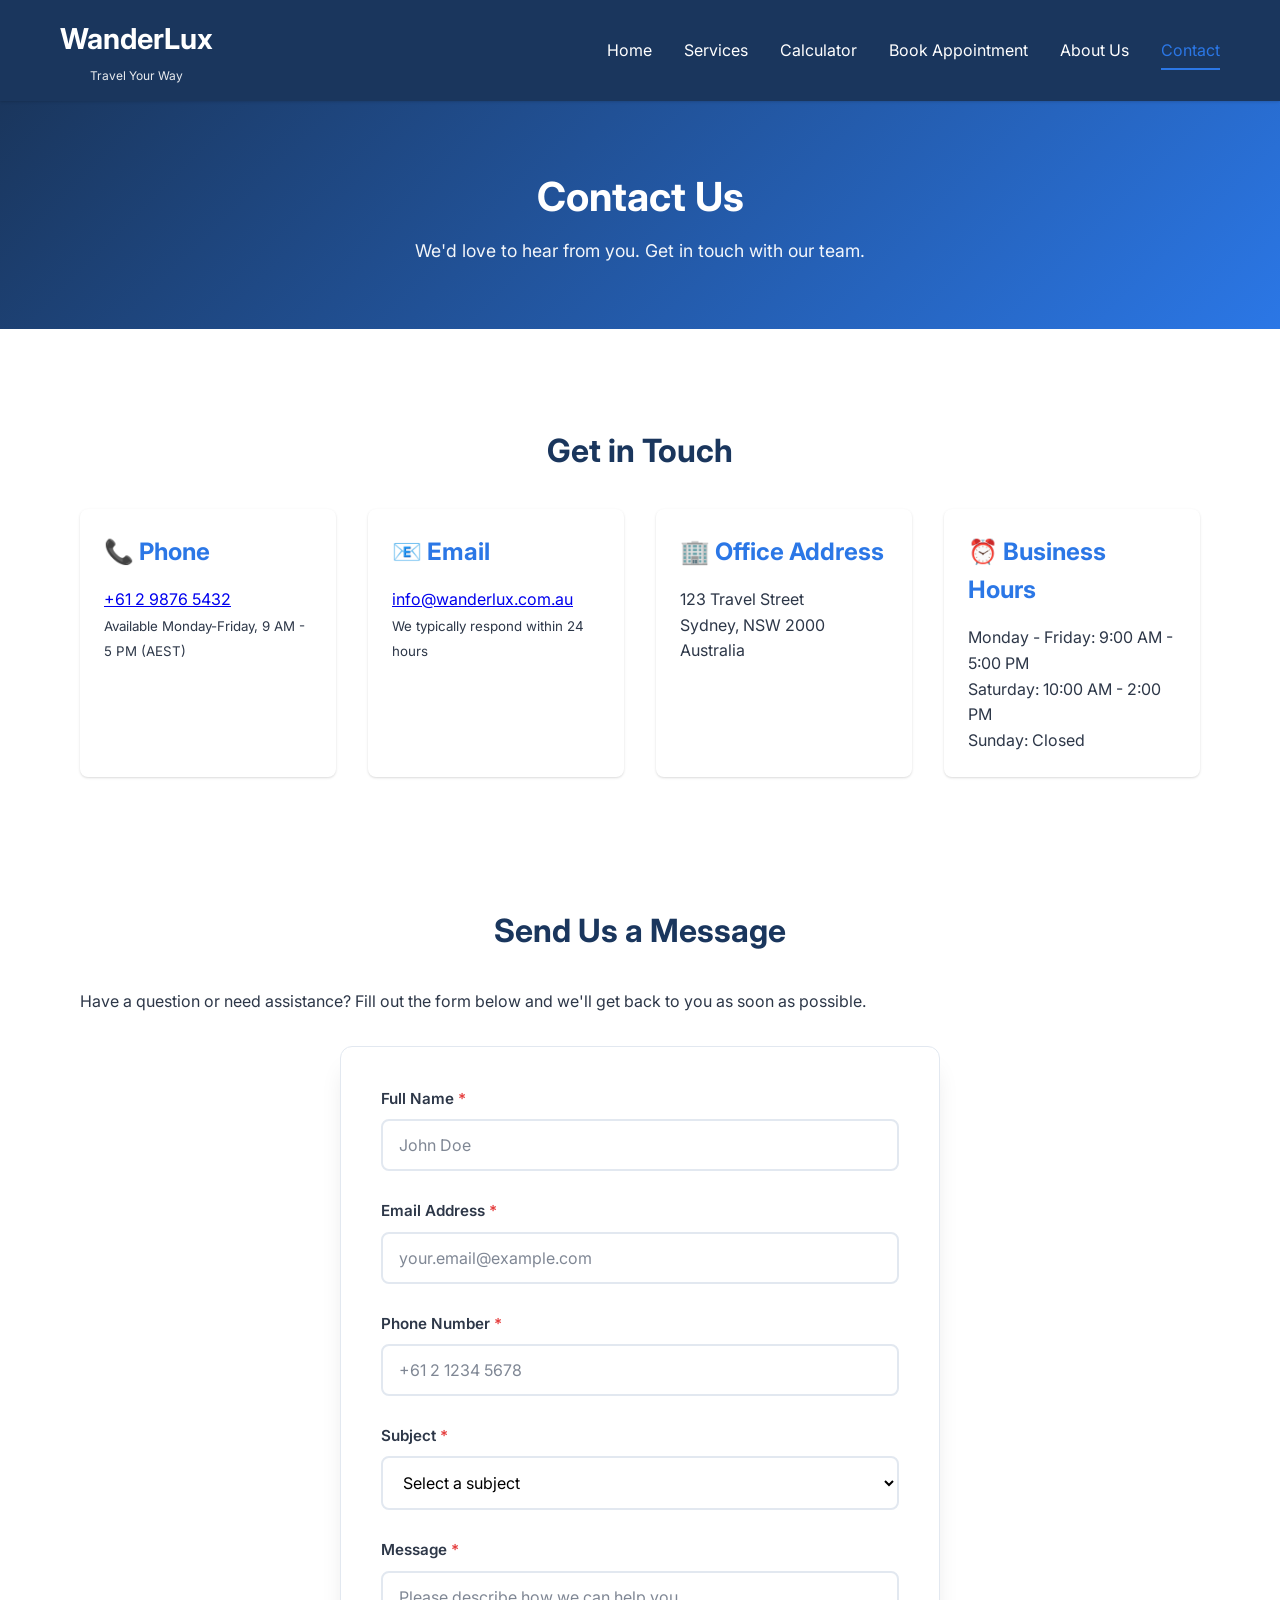
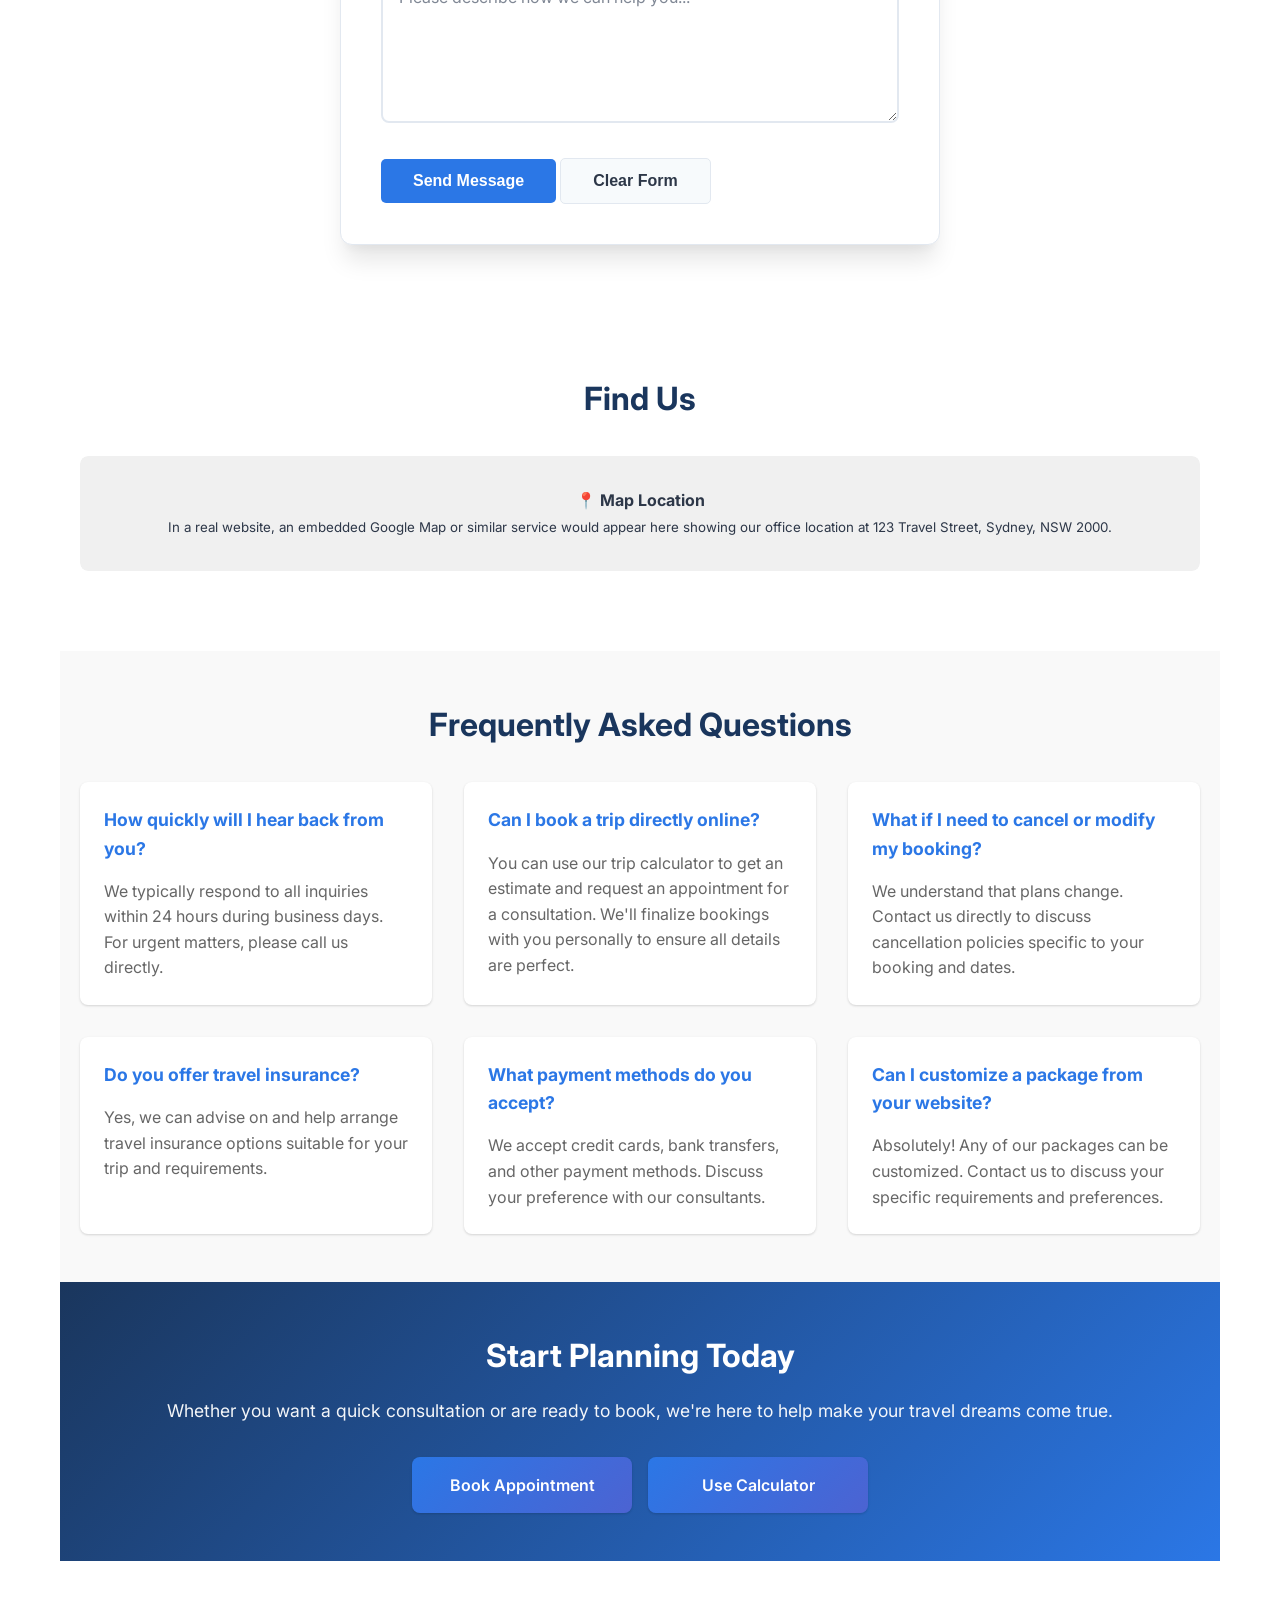
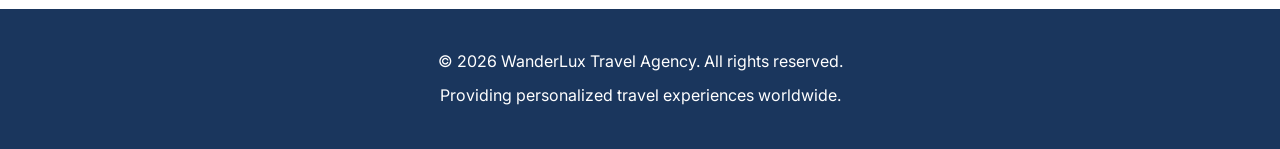
<file: contact.html>
<!DOCTYPE html>
<html lang="en">
<head>
    <meta charset="UTF-8">
    <meta name="viewport" content="width=device-width, initial-scale=1.0">
    <meta name="description" content="Contact WanderLux Travel Agency - Get in touch with us for travel inquiries, support, and bookings.">
    <meta name="keywords" content="contact, phone, email, support, travel agency">
    <meta name="author" content="WanderLux Travel Agency">
    <title>Contact Us - WanderLux Travel Agency</title>
    <link rel="preconnect" href="https://fonts.googleapis.com">
    <link rel="preconnect" href="https://fonts.gstatic.com" crossorigin>
    <link href="https://fonts.googleapis.com/css2?family=Inter:wght@300;400;500;600;700&display=swap" rel="stylesheet">
    <link rel="stylesheet" href="css/style.css">
</head>
<body>
    <!-- Navigation Bar -->
    <nav class="navbar">
        <div class="container">
            <div class="navbar-brand">
                <h1 class="logo">WanderLux</h1>
                <p class="tagline">Travel Your Way</p>
            </div>
            <ul class="nav-links">
                <li><a href="index.html">Home</a></li>
                <li><a href="services.html">Services</a></li>
                <li><a href="calculator.html">Calculator</a></li>
                <li><a href="appointment.html">Book Appointment</a></li>
                <li><a href="about.html">About Us</a></li>
                <li><a href="contact.html" class="active">Contact</a></li>
            </ul>
        </div>
    </nav>

    <!-- Page Header -->
    <header class="page-header">
        <div class="container">
            <h1>Contact Us</h1>
            <p>We'd love to hear from you. Get in touch with our team.</p>
        </div>
    </header>

    <!-- Main Content -->
    <main>
        <div class="container">
            <!-- Contact Information Section -->
            <section class="contact-info-section scroll-animate">
                <h2>Get in Touch</h2>
                <div class="contact-info-grid">
                    <article class="info-card">
                        <h3>📞 Phone</h3>
                        <p><a href="tel:+61298765432">+61 2 9876 5432</a></p>
                        <p><small>Available Monday-Friday, 9 AM - 5 PM (AEST)</small></p>
                    </article>

                    <article class="info-card">
                        <h3>📧 Email</h3>
                        <p><a href="mailto:info@wanderlux.com.au">info@wanderlux.com.au</a></p>
                        <p><small>We typically respond within 24 hours</small></p>
                    </article>

                    <article class="info-card">
                        <h3>🏢 Office Address</h3>
                        <p>123 Travel Street<br>Sydney, NSW 2000<br>Australia</p>
                    </article>

                    <article class="info-card">
                        <h3>⏰ Business Hours</h3>
                        <p>Monday - Friday: 9:00 AM - 5:00 PM<br>
                        Saturday: 10:00 AM - 2:00 PM<br>
                        Sunday: Closed</p>
                    </article>
                </div>
            </section>

            <!-- Contact Form Section -->
            <section class="contact-form-section scroll-animate">
                <h2>Send Us a Message</h2>
                <p>Have a question or need assistance? Fill out the form below and we'll get back to you as soon as possible.</p>

                <div class="form-container">
                    <form id="contact-form" class="contact-form">
                        <!-- Name -->
                        <div class="form-group">
                            <label for="contact-name">Full Name <span class="required">*</span></label>
                            <input 
                                type="text" 
                                id="contact-name" 
                                name="name" 
                                placeholder="John Doe"
                                required
                                aria-required="true"
                                aria-label="Enter your full name"
                            >
                            <span class="error-message" id="contact-name-error"></span>
                        </div>

                        <!-- Email -->
                        <div class="form-group">
                            <label for="contact-email">Email Address <span class="required">*</span></label>
                            <input 
                                type="email" 
                                id="contact-email" 
                                name="email" 
                                placeholder="your.email@example.com"
                                required
                                aria-required="true"
                                aria-label="Enter your email address"
                            >
                            <span class="error-message" id="contact-email-error"></span>
                        </div>

                        <!-- Phone -->
                        <div class="form-group">
                            <label for="contact-phone">Phone Number <span class="required">*</span></label>
                            <input 
                                type="tel" 
                                id="contact-phone" 
                                name="phone" 
                                placeholder="+61 2 1234 5678"
                                required
                                aria-required="true"
                                aria-label="Enter your phone number"
                            >
                            <span class="error-message" id="contact-phone-error"></span>
                        </div>

                        <!-- Subject -->
                        <div class="form-group">
                            <label for="subject">Subject <span class="required">*</span></label>
                            <select id="subject" name="subject" required aria-required="true">
                                <option value="">Select a subject</option>
                                <option value="inquiry">General Inquiry</option>
                                <option value="booking">Booking Assistance</option>
                                <option value="problem">Problem/Issue</option>
                                <option value="feedback">Feedback</option>
                                <option value="other">Other</option>
                            </select>
                            <span class="error-message" id="subject-error"></span>
                        </div>

                        <!-- Message -->
                        <div class="form-group">
                            <label for="contact-message">Message <span class="required">*</span></label>
                            <textarea 
                                id="contact-message" 
                                name="message" 
                                rows="6" 
                                placeholder="Please describe how we can help you..."
                                required
                                aria-required="true"
                                aria-label="Enter your message"
                            ></textarea>
                            <span class="error-message" id="contact-message-error"></span>
                        </div>

                        <!-- Submit Button -->
                        <button type="submit" class="submit-button">Send Message</button>
                        <button type="reset" class="reset-button">Clear Form</button>
                    </form>

                    <!-- Success Message -->
                    <div id="contact-success-message" class="success-message" style="display: none;">
                        <h3>Message Sent Successfully!</h3>
                        <p>Thank you for contacting us. We've received your message and will get back to you within 24 hours.</p>
                    </div>
                </div>
            </section>

            <!-- Map Section (Placeholder) -->
            <section class="map-section scroll-animate">
                <h2>Find Us</h2>
                <div class="map-container">
                    <p style="text-align: center; padding: 2rem; background-color: #f0f0f0; border-radius: 8px;">
                        📍 <strong>Map Location</strong><br>
                        <small>In a real website, an embedded Google Map or similar service would appear here showing our office location at 123 Travel Street, Sydney, NSW 2000.</small>
                    </p>
                </div>
            </section>

            <!-- FAQ Section -->
            <section class="faq-section scroll-animate">
                <h2>Frequently Asked Questions</h2>
                <div class="faq-grid">
                    <article class="faq-item">
                        <h3>How quickly will I hear back from you?</h3>
                        <p>We typically respond to all inquiries within 24 hours during business days. For urgent matters, please call us directly.</p>
                    </article>

                    <article class="faq-item">
                        <h3>Can I book a trip directly online?</h3>
                        <p>You can use our trip calculator to get an estimate and request an appointment for a consultation. We'll finalize bookings with you personally to ensure all details are perfect.</p>
                    </article>

                    <article class="faq-item">
                        <h3>What if I need to cancel or modify my booking?</h3>
                        <p>We understand that plans change. Contact us directly to discuss cancellation policies specific to your booking and dates.</p>
                    </article>

                    <article class="faq-item">
                        <h3>Do you offer travel insurance?</h3>
                        <p>Yes, we can advise on and help arrange travel insurance options suitable for your trip and requirements.</p>
                    </article>

                    <article class="faq-item">
                        <h3>What payment methods do you accept?</h3>
                        <p>We accept credit cards, bank transfers, and other payment methods. Discuss your preference with our consultants.</p>
                    </article>

                    <article class="faq-item">
                        <h3>Can I customize a package from your website?</h3>
                        <p>Absolutely! Any of our packages can be customized. Contact us to discuss your specific requirements and preferences.</p>
                    </article>
                </div>
            </section>

            <!-- Call to Action -->
            <section class="cta-section scroll-animate">
                <h2>Start Planning Today</h2>
                <p>Whether you want a quick consultation or are ready to book, we're here to help make your travel dreams come true.</p>
                <div style="display: flex; gap: 1rem; justify-content: center; flex-wrap: wrap;">
                    <a href="appointment.html" class="cta-button">Book Appointment</a>
                    <a href="calculator.html" class="cta-button">Use Calculator</a>
                </div>
            </section>
        </div>
    </main>

    <!-- Footer -->
    <footer class="footer">
        <div class="container">
            <p>&copy; 2026 WanderLux Travel Agency. All rights reserved.</p>
            <p>Providing personalized travel experiences worldwide.</p>
        </div>
    </footer>

    <script src="js/script.js"></script>
</body>
</html>
</file>
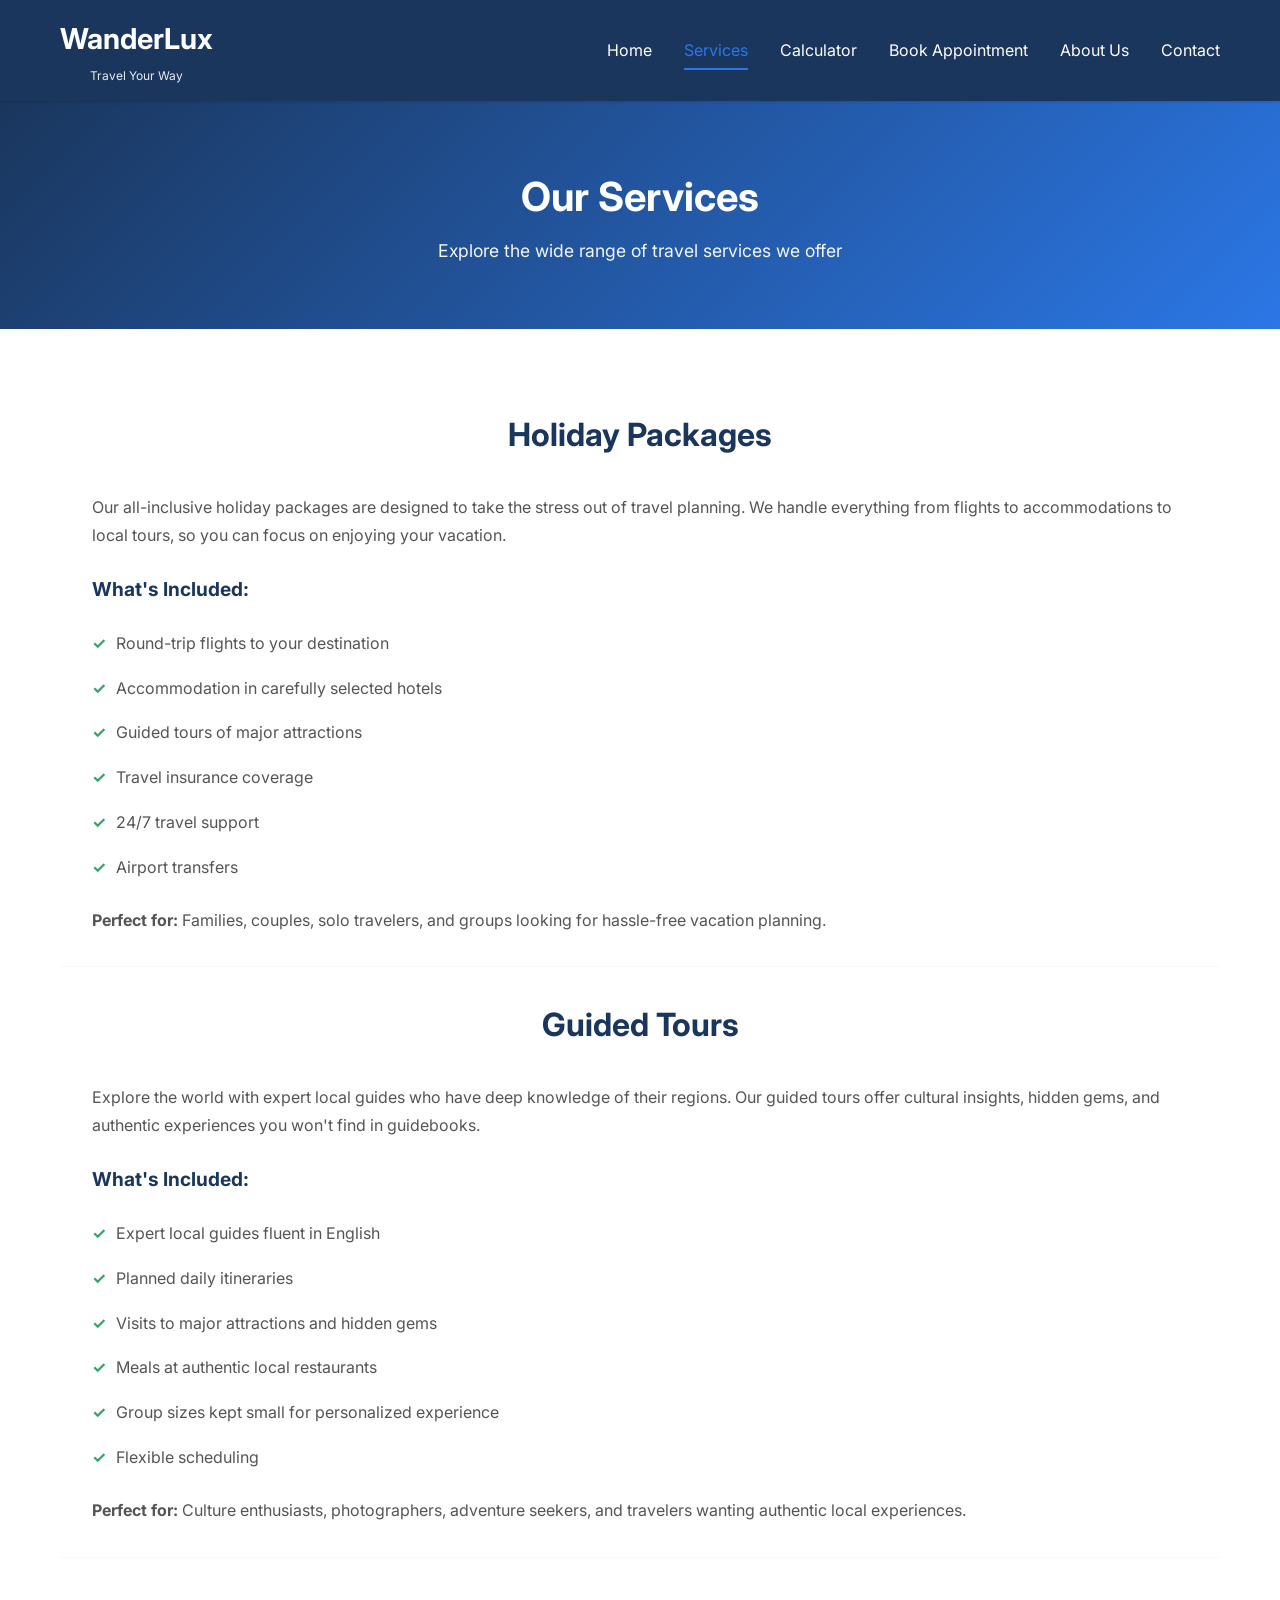
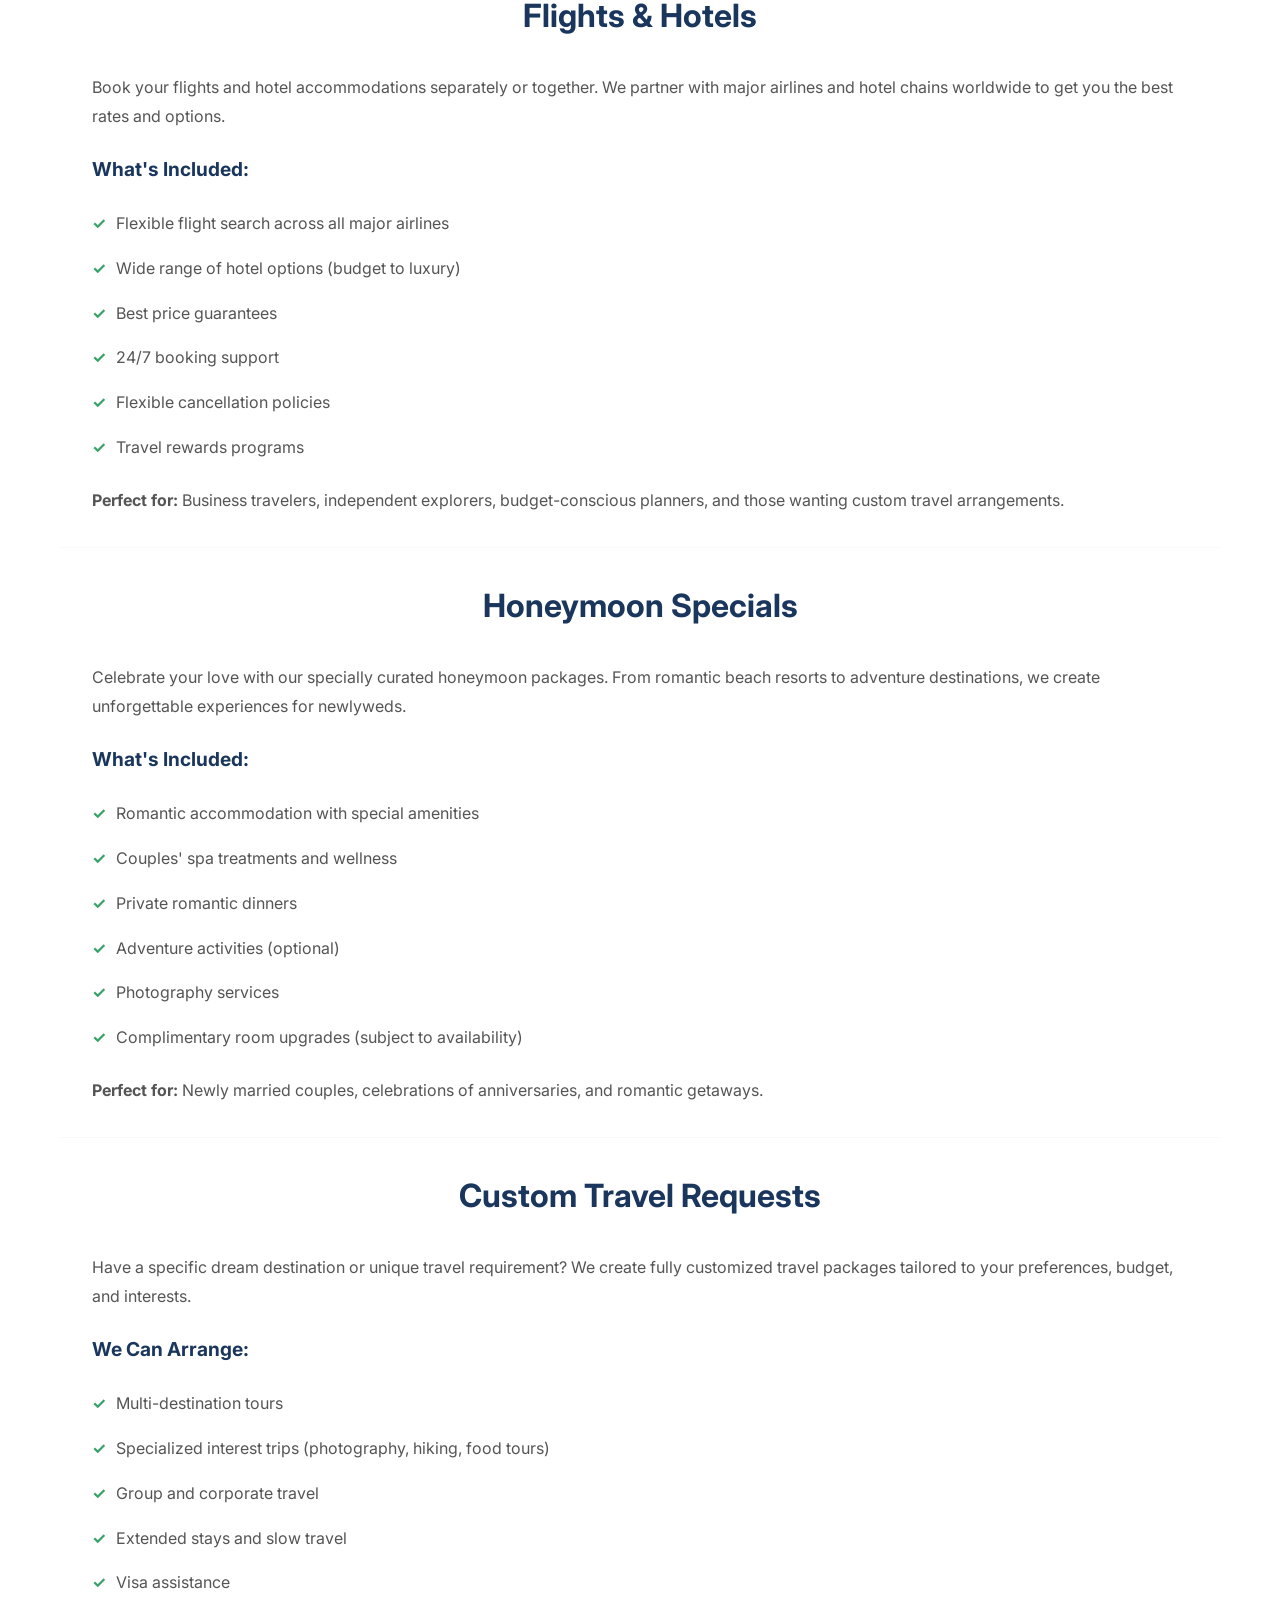
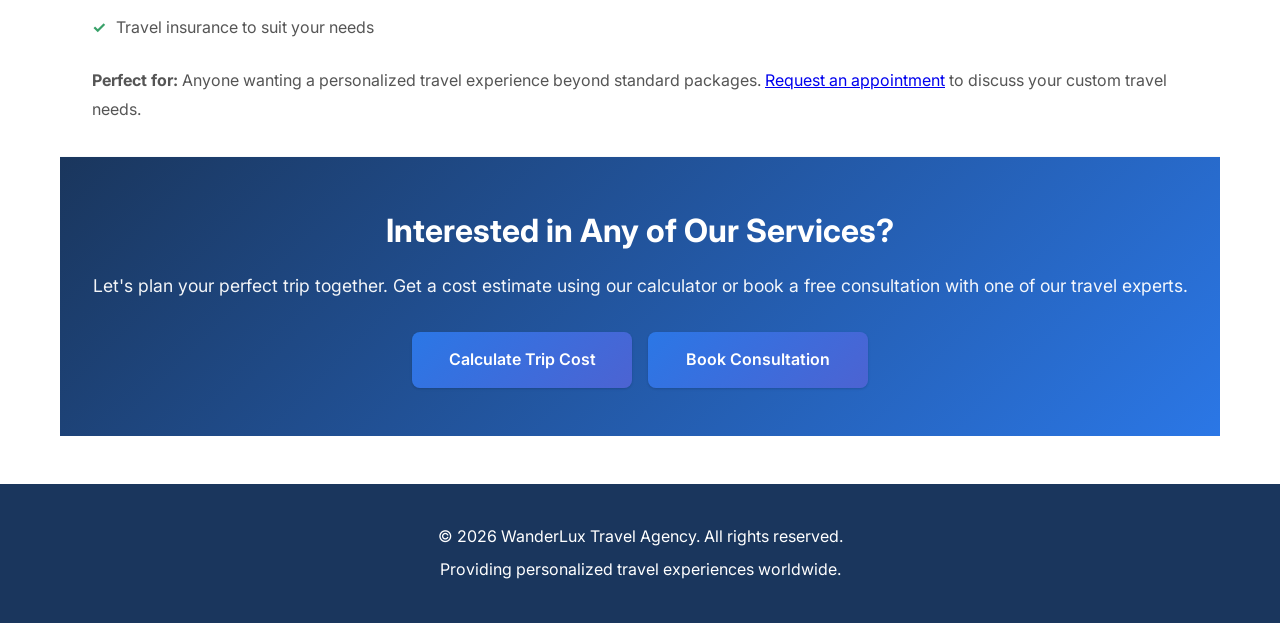
<file: services.html>
<!DOCTYPE html>
<html lang="en">
<head>
    <meta charset="UTF-8">
    <meta name="viewport" content="width=device-width, initial-scale=1.0">
    <meta name="description" content="WanderLux Travel Services - Holiday packages, guided tours, flights & hotels, honeymoon specials, and custom travel arrangements.">
    <meta name="keywords" content="travel services, holiday packages, guided tours, flights, hotels, honeymoon">
    <meta name="author" content="WanderLux Travel Agency">
    <title>Our Services - WanderLux Travel Agency</title>
    <link rel="preconnect" href="https://fonts.googleapis.com">
    <link rel="preconnect" href="https://fonts.gstatic.com" crossorigin>
    <link href="https://fonts.googleapis.com/css2?family=Inter:wght@300;400;500;600;700&display=swap" rel="stylesheet">
    <link rel="stylesheet" href="css/style.css">
</head>
<body>
    <!-- Navigation Bar -->
    <nav class="navbar">
        <div class="container">
            <div class="navbar-brand">
                <h1 class="logo">WanderLux</h1>
                <p class="tagline">Travel Your Way</p>
            </div>
            <ul class="nav-links">
                <li><a href="index.html">Home</a></li>
                <li><a href="services.html" class="active">Services</a></li>
                <li><a href="calculator.html">Calculator</a></li>
                <li><a href="appointment.html">Book Appointment</a></li>
                <li><a href="about.html">About Us</a></li>
                <li><a href="contact.html">Contact</a></li>
            </ul>
        </div>
    </nav>

    <!-- Page Header -->
    <header class="page-header">
        <div class="container">
            <h1>Our Services</h1>
            <p>Explore the wide range of travel services we offer</p>
        </div>
    </header>

    <!-- Main Content -->
    <main>
        <div class="container">
            <!-- Holiday Packages Service -->
            <section class="service-section scroll-animate">
                <h2>Holiday Packages</h2>
                <div class="service-content">
                    <div class="service-text">
                        <p>Our all-inclusive holiday packages are designed to take the stress out of travel planning. We handle everything from flights to accommodations to local tours, so you can focus on enjoying your vacation.</p>
                        <h3>What's Included:</h3>
                        <ul>
                            <li>Round-trip flights to your destination</li>
                            <li>Accommodation in carefully selected hotels</li>
                            <li>Guided tours of major attractions</li>
                            <li>Travel insurance coverage</li>
                            <li> 24/7 travel support</li>
                            <li>Airport transfers</li>
                        </ul>
                        <p><strong>Perfect for:</strong> Families, couples, solo travelers, and groups looking for hassle-free vacation planning.</p>
                    </div>
                </div>
            </section>

            <!-- Guided Tours Service -->
            <section class="service-section scroll-animate">
                <h2>Guided Tours</h2>
                <div class="service-content">
                    <div class="service-text">
                        <p>Explore the world with expert local guides who have deep knowledge of their regions. Our guided tours offer cultural insights, hidden gems, and authentic experiences you won't find in guidebooks.</p>
                        <h3>What's Included:</h3>
                        <ul>
                            <li>Expert local guides fluent in English</li>
                            <li>Planned daily itineraries</li>
                            <li>Visits to major attractions and hidden gems</li>
                            <li>Meals at authentic local restaurants</li>
                            <li>Group sizes kept small for personalized experience</li>
                            <li>Flexible scheduling</li>
                        </ul>
                        <p><strong>Perfect for:</strong> Culture enthusiasts, photographers, adventure seekers, and travelers wanting authentic local experiences.</p>
                    </div>
                </div>
            </section>

            <!-- Flights & Hotels Service -->
            <section class="service-section scroll-animate">
                <h2>Flights & Hotels</h2>
                <div class="service-content">
                    <div class="service-text">
                        <p>Book your flights and hotel accommodations separately or together. We partner with major airlines and hotel chains worldwide to get you the best rates and options.</p>
                        <h3>What's Included:</h3>
                        <ul>
                            <li>Flexible flight search across all major airlines</li>
                            <li>Wide range of hotel options (budget to luxury)</li>
                            <li>Best price guarantees</li>
                            <li>24/7 booking support</li>
                            <li>Flexible cancellation policies</li>
                            <li>Travel rewards programs</li>
                        </ul>
                        <p><strong>Perfect for:</strong> Business travelers, independent explorers, budget-conscious planners, and those wanting custom travel arrangements.</p>
                    </div>
                </div>
            </section>

            <!-- Honeymoon Specials Service -->
            <section class="service-section scroll-animate">
                <h2>Honeymoon Specials</h2>
                <div class="service-content">
                    <div class="service-text">
                        <p>Celebrate your love with our specially curated honeymoon packages. From romantic beach resorts to adventure destinations, we create unforgettable experiences for newlyweds.</p>
                        <h3>What's Included:</h3>
                        <ul>
                            <li>Romantic accommodation with special amenities</li>
                            <li>Couples' spa treatments and wellness</li>
                            <li>Private romantic dinners</li>
                            <li>Adventure activities (optional)</li>
                            <li>Photography services</li>
                            <li>Complimentary room upgrades (subject to availability)</li>
                        </ul>
                        <p><strong>Perfect for:</strong> Newly married couples, celebrations of anniversaries, and romantic getaways.</p>
                    </div>
                </div>
            </section>

            <!-- Custom Requests Section -->
            <section class="service-section scroll-animate">
                <h2>Custom Travel Requests</h2>
                <div class="service-content">
                    <div class="service-text">
                        <p>Have a specific dream destination or unique travel requirement? We create fully customized travel packages tailored to your preferences, budget, and interests.</p>
                        <h3>We Can Arrange:</h3>
                        <ul>
                            <li>Multi-destination tours</li>
                            <li>Specialized interest trips (photography, hiking, food tours)</li>
                            <li>Group and corporate travel</li>
                            <li>Extended stays and slow travel</li>
                            <li>Visa assistance</li>
                            <li>Travel insurance to suit your needs</li>
                        </ul>
                        <p><strong>Perfect for:</strong> Anyone wanting a personalized travel experience beyond standard packages. <a href="appointment.html">Request an appointment</a> to discuss your custom travel needs.</p>
                    </div>
                </div>
            </section>

            <!-- Call to Action -->
            <section class="cta-section scroll-animate">
                <h2>Interested in Any of Our Services?</h2>
                <p>Let's plan your perfect trip together. Get a cost estimate using our calculator or book a free consultation with one of our travel experts.</p>
                <div style="display: flex; gap: 1rem; justify-content: center; flex-wrap: wrap;">
                    <a href="calculator.html" class="cta-button">Calculate Trip Cost</a>
                    <a href="appointment.html" class="cta-button">Book Consultation</a>
                </div>
            </section>
        </div>
    </main>

    <!-- Footer -->
    <footer class="footer">
        <div class="container">
            <p>&copy; 2026 WanderLux Travel Agency. All rights reserved.</p>
            <p>Providing personalized travel experiences worldwide.</p>
        </div>
    </footer>

    <script src="js/script.js"></script>
</body>
</html>
</file>
<file: css/style.css>
/* ============================================
   WanderLux Travel Agency - Main Stylesheet
   ============================================ */

/* Root Variables */
:root {
    --primary-color: #1a365d;
    --secondary-color: #2b77e6;
    --accent-color: #e53e3e;
    --success-color: #38a169;
    --light-gray: #f7fafc;
    --medium-gray: #e2e8f0;
    --dark-gray: #4a5568;
    --text-color: #2d3748;
    --border-color: #e2e8f0;
    --shadow: 0 1px 3px rgba(0, 0, 0, 0.1), 0 1px 2px rgba(0, 0, 0, 0.06);
    --shadow-lg: 0 10px 15px -3px rgba(0, 0, 0, 0.1), 0 4px 6px -2px rgba(0, 0, 0, 0.05);
    --shadow-xl: 0 20px 25px -5px rgba(0, 0, 0, 0.1), 0 10px 10px -5px rgba(0, 0, 0, 0.04);
    --transition: all 0.3s cubic-bezier(0.4, 0, 0.2, 1);
    --border-radius: 8px;
    --border-radius-lg: 12px;
}

/* Reset and Base Styles */
* {
    margin: 0;
    padding: 0;
    box-sizing: border-box;
}

html {
    scroll-behavior: smooth;
}

body {
    font-family: 'Inter', -apple-system, BlinkMacSystemFont, 'Segoe UI', Roboto, 'Helvetica Neue', Arial, sans-serif;
    color: var(--text-color);
    line-height: 1.6;
    background-color: #ffffff;
    -webkit-font-smoothing: antialiased;
    -moz-osx-font-smoothing: grayscale;
}

.container {
    max-width: 1200px;
    margin: 0 auto;
    padding: 0 20px;
}

/* Navigation Bar */
.navbar {
    background: var(--primary-color);
    color: white;
    padding: 1rem 0;
    position: sticky;
    top: 0;
    z-index: 1000;
    box-shadow: var(--shadow);
}

.navbar .container {
    display: flex;
    justify-content: space-between;
    align-items: center;
    flex-wrap: wrap;
}

.navbar-brand {
    display: flex;
    flex-direction: column;
    align-items: center;
}

.logo {
    font-size: 1.8rem;
    font-weight: bold;
    margin: 0;
}

.tagline {
    font-size: 0.75rem;
    margin: 0.25rem 0 0 0;
    opacity: 0.9;
}

.nav-links {
    display: flex;
    list-style: none;
    gap: 2rem;
    flex-wrap: wrap;
    justify-content: center;
}

.nav-links a {
    color: white;
    text-decoration: none;
    transition: var(--transition);
    padding: 0.5rem 0;
    border-bottom: 2px solid transparent;
}

.nav-links a:hover,
.nav-links a.active {
    border-bottom-color: var(--secondary-color);
    color: var(--secondary-color);
}

/* Hero Section */
.hero {
    position: relative;
    height: 80vh;
    min-height: 600px;
    overflow: hidden;
    margin-bottom: 3rem;
}

.hero-slider {
    position: relative;
    width: 100%;
    height: 100%;
}

.slide {
    position: absolute;
    top: 0;
    left: 0;
    width: 100%;
    height: 100%;
    background-size: cover;
    background-position: center;
    background-repeat: no-repeat;
    opacity: 0;
    transition: opacity 1s ease-in-out;
}

.slide.active {
    opacity: 1;
}

.hero-overlay {
    position: absolute;
    top: 0;
    left: 0;
    width: 100%;
    height: 100%;
    background: linear-gradient(135deg, rgba(44, 62, 80, 0.7) 0%, rgba(52, 152, 219, 0.6) 100%);
}

.hero-content {
    position: relative;
    z-index: 2;
    max-width: 760px;
    margin: 0 auto;
    padding: 0 20px;
    height: 100%;
    display: flex;
    flex-direction: column;
    justify-content: center;
    align-items: center;
    text-align: center;
    color: white;
}

.hero-content h1 {
    font-size: 3.5rem;
    margin-bottom: 1.2rem;
    text-shadow: 2px 2px 4px rgba(0, 0, 0, 0.3);
    animation: slideInDown 1s ease;
}

.hero-content p {
    font-size: 1.25rem;
    margin-bottom: 2rem;
    max-width: 580px;
    opacity: 0.95;
    text-shadow: 1px 1px 2px rgba(0, 0, 0, 0.3);
    animation: slideInUp 1s ease 0.2s both;
}

.slider-controls {
    position: absolute;
    bottom: 28px;
    left: 50%;
    transform: translateX(-50%);
    display: flex;
    align-items: center;
    gap: 18px;
    padding: 0 10px;
    z-index: 3;
}

.slider-btn {
    background: rgba(255, 255, 255, 0.92);
    border: 1px solid rgba(0, 0, 0, 0.08);
    width: 50px;
    height: 50px;
    border-radius: 50%;
    cursor: pointer;
    font-size: 18px;
    color: var(--primary-color);
    transition: all 0.3s ease;
    display: flex;
    align-items: center;
    justify-content: center;
    box-shadow: var(--shadow);
}

.slider-btn:hover {
    background: white;
    transform: scale(1.1);
    box-shadow: 0 4px 12px rgba(0, 0, 0, 0.2);
}

.slider-dots {
    display: flex;
    gap: 10px;
}

.dot {
    width: 12px;
    height: 12px;
    border-radius: 50%;
    background: rgba(255, 255, 255, 0.6);
    cursor: pointer;
    transition: all 0.3s ease;
}

.dot.active {
    background: white;
    transform: scale(1.3);
}

/* Page Header */
.page-header {
    background: linear-gradient(135deg, var(--primary-color) 0%, var(--secondary-color) 100%);
    color: white;
    padding: 4rem 20px;
    text-align: center;
    margin-bottom: 3rem;
}

.page-header h1 {
    font-size: 2.5rem;
    margin-bottom: 0.5rem;
}

.page-header p {
    font-size: 1.1rem;
    opacity: 0.95;
}

/* Buttons */
.cta-button {
    display: inline-flex;
    align-items: center;
    justify-content: center;
    min-width: 220px;
    background: linear-gradient(135deg, var(--secondary-color) 0%, #4c63d2 100%);
    color: white;
    padding: 0.95rem 2.25rem;
    border-radius: var(--border-radius);
    text-decoration: none;
    transition: var(--transition);
    border: none;
    cursor: pointer;
    font-size: 1rem;
    font-weight: 600;
    box-shadow: var(--shadow);
    position: relative;
    overflow: hidden;
}

.cta-button:before {
    content: '';
    position: absolute;
    top: 0;
    left: -100%;
    width: 100%;
    height: 100%;
    background: linear-gradient(90deg, transparent, rgba(255, 255, 255, 0.2), transparent);
    transition: left 0.5s;
}

.cta-button:hover:before {
    left: 100%;
}

.cta-button:hover {
    transform: translateY(-2px);
    box-shadow: var(--shadow-lg);
    background: linear-gradient(135deg, #4c63d2 0%, var(--secondary-color) 100%);
}

.cta-button:active {
    transform: translateY(0);
}

.cta-button-large {
    padding: 1.125rem 2.5rem;
    font-size: 1.1rem;
}

.submit-button {
    background-color: var(--secondary-color);
    color: white;
    padding: 0.8rem 2rem;
    border-radius: 5px;
    border: none;
    cursor: pointer;
    font-size: 1rem;
    font-weight: 600;
    transition: var(--transition);
}

.submit-button:hover {
    background-color: #2980b9;
    transform: translateY(-2px);
    box-shadow: var(--shadow-lg);
}

.reset-button {
    background-color: var(--light-gray);
    color: var(--text-color);
    padding: 0.8rem 2rem;
    border-radius: 5px;
    border: 1px solid var(--border-color);
    cursor: pointer;
    font-size: 1rem;
    font-weight: 600;
    transition: var(--transition);
}

.reset-button:hover {
    background-color: #d5dbdb;
}

/* Sections */
section {
    padding: 3rem 20px;
}

h2 {
    font-size: 2rem;
    margin-bottom: 2rem;
    text-align: center;
    color: var(--primary-color);
}

h3 {
    font-size: 1.5rem;
    margin-bottom: 1rem;
    color: var(--primary-color);
}

/* Featured Destinations */
.featured-destinations,
.popular-packages {
    background-color: #f9f9f9;
}

.destinations-grid,
.packages-grid {
    display: grid;
    grid-template-columns: repeat(auto-fit, minmax(250px, 1fr));
    gap: 2rem;
    margin-bottom: 2rem;
}

.destination-card,
.package-card {
    background: white;
    border-radius: var(--border-radius-lg);
    overflow: hidden;
    box-shadow: var(--shadow);
    transition: var(--transition);
    cursor: pointer;
    display: flex;
    flex-direction: column;
    border: 1px solid var(--medium-gray);
}

.destination-card:hover,
.package-card:hover {
    transform: translateY(-8px);
    box-shadow: var(--shadow-xl);
    border-color: var(--secondary-color);
}

.card-image {
    height: 240px;
    position: relative;
    overflow: hidden;
}

.card-image img {
    width: 100%;
    height: 100%;
    object-fit: cover;
    display: block;
    transition: var(--transition);
}

.destination-card:hover .card-image img {
    transform: scale(1.05);
}

.destination-label {
    position: absolute;
    top: 12px;
    right: 12px;
    background: rgba(255, 255, 255, 0.95);
    backdrop-filter: blur(10px);
    color: var(--primary-color);
    padding: 0.5rem 1rem;
    border-radius: 20px;
    font-size: 0.85rem;
    font-weight: 600;
    box-shadow: var(--shadow);
}

.card-content {
    padding: 2rem;
    flex: 1;
}

.card-content h3 {
    margin-bottom: 0.75rem;
    color: var(--primary-color);
    font-weight: 600;
}

.card-content p {
    color: var(--dark-gray);
    margin-bottom: 0.75rem;
    font-size: 0.95rem;
}

.package-card {
    padding: 2rem;
    gap: 1.25rem;
}

.package-card h3 {
    margin-top: 0;
    font-weight: 600;
}

.package-card p {
    color: var(--dark-gray);
    margin-bottom: 1rem;
    font-size: 0.95rem;
}

.package-card ul {
    list-style: none;
    margin: 1.25rem 0;
    padding-left: 1rem;
}

.package-card ul li {
    padding: 0.5rem 0;
    color: var(--dark-gray);
    position: relative;
    font-size: 0.9rem;
}

.package-card ul li:before {
    content: '✓';
    position: absolute;
    left: -1rem;
    color: var(--success-color);
    font-weight: bold;
    font-size: 0.9rem;
}

.card-content h3 {
    margin-bottom: 0.8rem;
}

.card-content p {
    color: #666;
    margin-bottom: 0.8rem;
}

.price-tag {
    font-size: 1.3rem;
    color: var(--accent-color);
    font-weight: bold;
    margin-bottom: 1rem;
}

.package-card ul {
    list-style: none;
    margin: 1rem 0;
}

.package-card ul li {
    padding: 0.5rem 0;
    color: #666;
}

/* Form Styling */
.form-container {
    max-width: 600px;
    margin: 2rem auto;
    background: white;
    padding: 2.5rem;
    border-radius: var(--border-radius-lg);
    box-shadow: var(--shadow-xl);
    border: 1px solid var(--medium-gray);
}

.form-group {
    margin-bottom: 1.75rem;
}

.form-group label {
    display: block;
    margin-bottom: 0.5rem;
    font-weight: 600;
    color: var(--text-color);
    font-size: 0.95rem;
}

.required {
    color: var(--accent-color);
}

.form-group input[type="text"],
.form-group input[type="email"],
.form-group input[type="tel"],
.form-group input[type="date"],
.form-group input[type="number"],
.form-group select,
.form-group textarea {
    width: 100%;
    padding: 0.875rem 1rem;
    border: 2px solid var(--medium-gray);
    border-radius: var(--border-radius);
    font-size: 1rem;
    transition: var(--transition);
    font-family: inherit;
    background-color: white;
}

.form-group input:focus,
.form-group select:focus,
.form-group textarea:focus {
    outline: none;
    border-color: var(--secondary-color);
    box-shadow: 0 0 0 3px rgba(43, 119, 230, 0.1);
    transform: translateY(-1px);
}

.form-group input::placeholder,
.form-group textarea::placeholder {
    color: var(--dark-gray);
    opacity: 0.7;
}

.form-group small {
    display: block;
    margin-top: 0.3rem;
    color: #666;
    font-size: 0.85rem;
}

.radio-group {
    display: flex;
    flex-direction: column;
    gap: 1rem;
}

.radio-option {
    display: flex;
    align-items: center;
    gap: 0.5rem;
}

.radio-option input[type="radio"] {
    width: 18px;
    height: 18px;
    cursor: pointer;
}

.radio-option label {
    margin: 0;
    font-weight: normal;
    cursor: pointer;
}

.checkbox-group {
    margin-top: 1.5rem;
}

.checkbox-group input[type="checkbox"] {
    margin-right: 0.5rem;
    width: 18px;
    height: 18px;
    cursor: pointer;
}

.checkbox-group label {
    display: inline;
    margin-bottom: 0;
    font-weight: normal;
}

.error-message {
    display: block;
    color: var(--accent-color);
    font-size: 0.875rem;
    margin-top: 0.5rem;
    font-weight: 500;
    opacity: 0;
    transform: translateY(-10px);
    transition: var(--transition);
}

.error-message.show {
    opacity: 1;
    transform: translateY(0);
}

.success-message {
    background: linear-gradient(135deg, #f0fff4 0%, #c6f6d5 100%);
    border: 1px solid var(--success-color);
    color: #22543d;
    padding: 1.5rem;
    border-radius: var(--border-radius);
    margin-top: 1rem;
    box-shadow: var(--shadow);
}

.success-message h3 {
    color: #22543d;
    margin-bottom: 0.5rem;
    font-weight: 600;
}

/* Calculator Section */
.calculator-section {
    background-color: #f9f9f9;
}

.calculator-container {
    max-width: 700px;
    margin: 0 auto;
    background: white;
    padding: 2rem;
    border-radius: 8px;
    box-shadow: var(--shadow);
}

.calculator-form {
    margin-bottom: 2rem;
}

.result-section {
    margin-top: 2rem;
    padding: 2rem;
    background-color: #f0f8ff;
    border-radius: 8px;
    border-left: 4px solid var(--secondary-color);
}

.result-box {
    background: white;
    padding: 1.5rem;
    border-radius: 5px;
    margin: 1rem 0;
}

.result-text {
    font-size: 1.2rem;
    font-weight: 600;
    color: var(--primary-color);
    margin-bottom: 1rem;
}

.breakdown {
    margin-top: 1.5rem;
}

.breakdown h4 {
    margin-bottom: 1rem;
    color: var(--primary-color);
}

.breakdown ul {
    list-style: none;
    margin-bottom: 1rem;
}

.breakdown ul li {
    padding: 0.5rem 0;
    display: flex;
    justify-content: space-between;
    color: #666;
}

.total-cost {
    font-size: 1.3rem;
    color: var(--accent-color);
    padding-top: 1rem;
    border-top: 2px solid var(--border-color);
}

.disclaimer {
    font-size: 0.9rem;
    color: #666;
    margin-top: 1rem;
    font-style: italic;
}

/* Grid Layouts */
.info-grid,
.contact-info-grid,
.benefits-grid,
.why-grid,
.mission-grid,
.values-grid {
    display: grid;
    grid-template-columns: repeat(auto-fit, minmax(250px, 1fr));
    gap: 2rem;
    margin-bottom: 2rem;
}

.info-card,
.benefit-card,
.value-item,
.mission-card,
.contact-info-grid article {
    background: white;
    padding: 1.5rem;
    border-radius: 8px;
    box-shadow: var(--shadow);
    transition: var(--transition);
}

.info-card:hover,
.benefit-card:hover {
    transform: translateY(-5px);
    box-shadow: var(--shadow-lg);
}

.info-card h3,
.benefit-card h3,
.value-item h4 {
    margin-bottom: 1rem;
    color: var(--secondary-color);
}

/* Team Section */
.team-grid {
    display: grid;
    grid-template-columns: repeat(auto-fit, minmax(260px, 1fr));
    gap: 2rem;
    margin-bottom: 2rem;
    background-color: #f9f9f9;
    padding: 2rem;
    border-radius: 8px;
}

.team-card {
    background: white;
    border-radius: 8px;
    overflow: hidden;
    box-shadow: var(--shadow);
    transition: var(--transition);
    text-align: center;
}

.team-card:hover {
    transform: translateY(-10px);
    box-shadow: var(--shadow-lg);
}

.team-placeholder {
    height: 200px;
    display: flex;
    align-items: center;
    justify-content: center;
    color: white;
    font-size: 1.2rem;
    font-weight: bold;
}

.team-card h3 {
    padding: 1rem 1rem 0.5rem 1rem;
    margin: 0;
}

.team-card .role {
    color: var(--secondary-color);
    font-weight: 600;
    margin: 0.5rem 1rem;
}

.team-card p {
    padding: 0 1rem 1rem 1rem;
    color: #666;
    margin: 0;
}

/* Services Section */
.service-section {
    border-bottom: 1px solid var(--light-gray);
    padding: 2rem;
}

.service-content {
    display: grid;
    grid-template-columns: 1fr;
    gap: 2rem;
}

.service-section h2 {
    margin-top: 0;
}

.service-section h3 {
    margin-top: 1.5rem;
    font-size: 1.2rem;
}

.service-section ul,
.service-section p {
    line-height: 1.8;
    color: #555;
}

.service-section ul {
    list-style: none;
    margin: 1rem 0;
}

.service-section ul li {
    padding: 0.5rem 0;
    padding-left: 1.5rem;
    position: relative;
}

.service-section ul li:before {
    content: "✓";
    position: absolute;
    left: 0;
    color: var(--success-color);
    font-weight: bold;
}

/* CTA Section */
.cta-section {
    background: linear-gradient(135deg, var(--primary-color) 0%, var(--secondary-color) 100%);
    color: white;
    text-align: center;
    padding: 3rem 20px;
}

.cta-section h2 {
    color: white;
    margin-bottom: 1rem;
}

.cta-section p {
    font-size: 1.1rem;
    margin-bottom: 2rem;
    opacity: 0.95;
}

/* FAQ Section */
.faq-section {
    background-color: #f9f9f9;
}

.faq-grid {
    display: grid;
    grid-template-columns: repeat(auto-fit, minmax(300px, 1fr));
    gap: 2rem;
}

.faq-item {
    background: white;
    padding: 1.5rem;
    border-radius: 8px;
    box-shadow: var(--shadow);
}

.faq-item h3 {
    margin-top: 0;
    margin-bottom: 1rem;
    color: var(--secondary-color);
    font-size: 1.1rem;
}

.faq-item p {
    color: #666;
    margin: 0;
}

/* Map Section */
.map-container {
    border-radius: 8px;
    overflow: hidden;
    margin-bottom: 2rem;
}

/* Footer */
.footer {
    background-color: var(--primary-color);
    color: white;
    text-align: center;
    padding: 2rem;
    margin-top: 3rem;
}

.footer p {
    margin: 0.5rem 0;
}

/* Scroll Animations */
.scroll-animate {
    opacity: 0;
    transform: translateY(30px);
    animation: fadeInUp 0.8s ease forwards;
}

@keyframes fadeInUp {
    to {
        opacity: 1;
        transform: translateY(0);
    }
}

@keyframes slideInDown {
    from {
        opacity: 0;
        transform: translateY(-30px);
    }
    to {
        opacity: 1;
        transform: translateY(0);
    }
}

@keyframes slideInUp {
    from {
        opacity: 0;
        transform: translateY(30px);
    }
    to {
        opacity: 1;
        transform: translateY(0);
    }
}

/* Additional animations */
@keyframes pulse {
    0%, 100% {
        transform: scale(1);
    }
    50% {
        transform: scale(1.05);
    }
}

@keyframes float {
    0%, 100% {
        transform: translateY(0px);
    }
    50% {
        transform: translateY(-10px);
    }
}

/* Apply subtle animations */
.destination-card:nth-child(odd) {
    animation: float 6s ease-in-out infinite;
}

.package-card:nth-child(even) {
    animation: float 6s ease-in-out infinite 1s;
}

/* Responsive Design */
@media (max-width: 768px) {
    .navbar .container {
        flex-direction: column;
        gap: 1rem;
    }

    .nav-links {
        gap: 1rem;
    }

    .hero-content h1 {
        font-size: 2.4rem;
    }

    .hero-content p {
        font-size: 1.05rem;
    }

    .hero-content {
        padding: 0 16px;
    }

    .slider-controls {
        position: static;
        transform: none;
        margin-top: 1.5rem;
    }

    .page-header h1 {
        font-size: 1.8rem;
    }

    h2 {
        font-size: 1.5rem;
    }

    .destinations-grid,
    .packages-grid,
    .info-grid,
    .contact-info-grid,
    .benefits-grid,
    .why-grid {
        grid-template-columns: 1fr;
    }

    .team-grid {
        grid-template-columns: repeat(auto-fit, minmax(200px, 1fr));
    }

    .form-container {
        padding: 1.5rem;
    }

    .cta-button {
        padding: 0.7rem 1.5rem;
        font-size: 0.95rem;
    }

    .submit-button,
    .reset-button {
        width: 100%;
        margin-bottom: 0.5rem;
    }

    .service-content {
        grid-template-columns: 1fr;
    }

    section {
        padding: 2rem 15px;
    }
}

@media (max-width: 480px) {
    .hero-content h1 {
        font-size: 1.5rem;
    }

    .hero-content p {
        font-size: 0.9rem;
    }

    .page-header h1 {
        font-size: 1.5rem;
    }

    h2 {
        font-size: 1.3rem;
    }

    h3 {
        font-size: 1.2rem;
    }

    .nav-links {
        gap: 0.5rem;
    }

    .navbar-brand {
        margin-bottom: 1rem;
    }

    .form-group input,
    .form-group select,
    .form-group textarea {
        font-size: 16px;
    }

    .cta-button {
        display: block;
        width: 100%;
        text-align: center;
        margin-bottom: 1rem;
    }

    .radio-group {
        gap: 0.8rem;
    }

    section {
        padding: 1.5rem 10px;
    }

    .destinations-grid,
    .packages-grid {
        gap: 1.5rem;
    }

    .calculator-container {
        padding: 1rem;
    }
}

/* Accessibility Improvements */
:focus {
    outline: 2px solid var(--secondary-color);
    outline-offset: 2px;
}

a:focus,
button:focus {
    outline: 2px solid var(--secondary-color);
    outline-offset: 2px;
}

/* Print Styles */
@media print {
    .navbar,
    .cta-button,
    .nav-links {
        display: none;
    }

    body {
        font-size: 12pt;
        color: black;
    }

    a {
        text-decoration: underline;
    }
}
</file>
